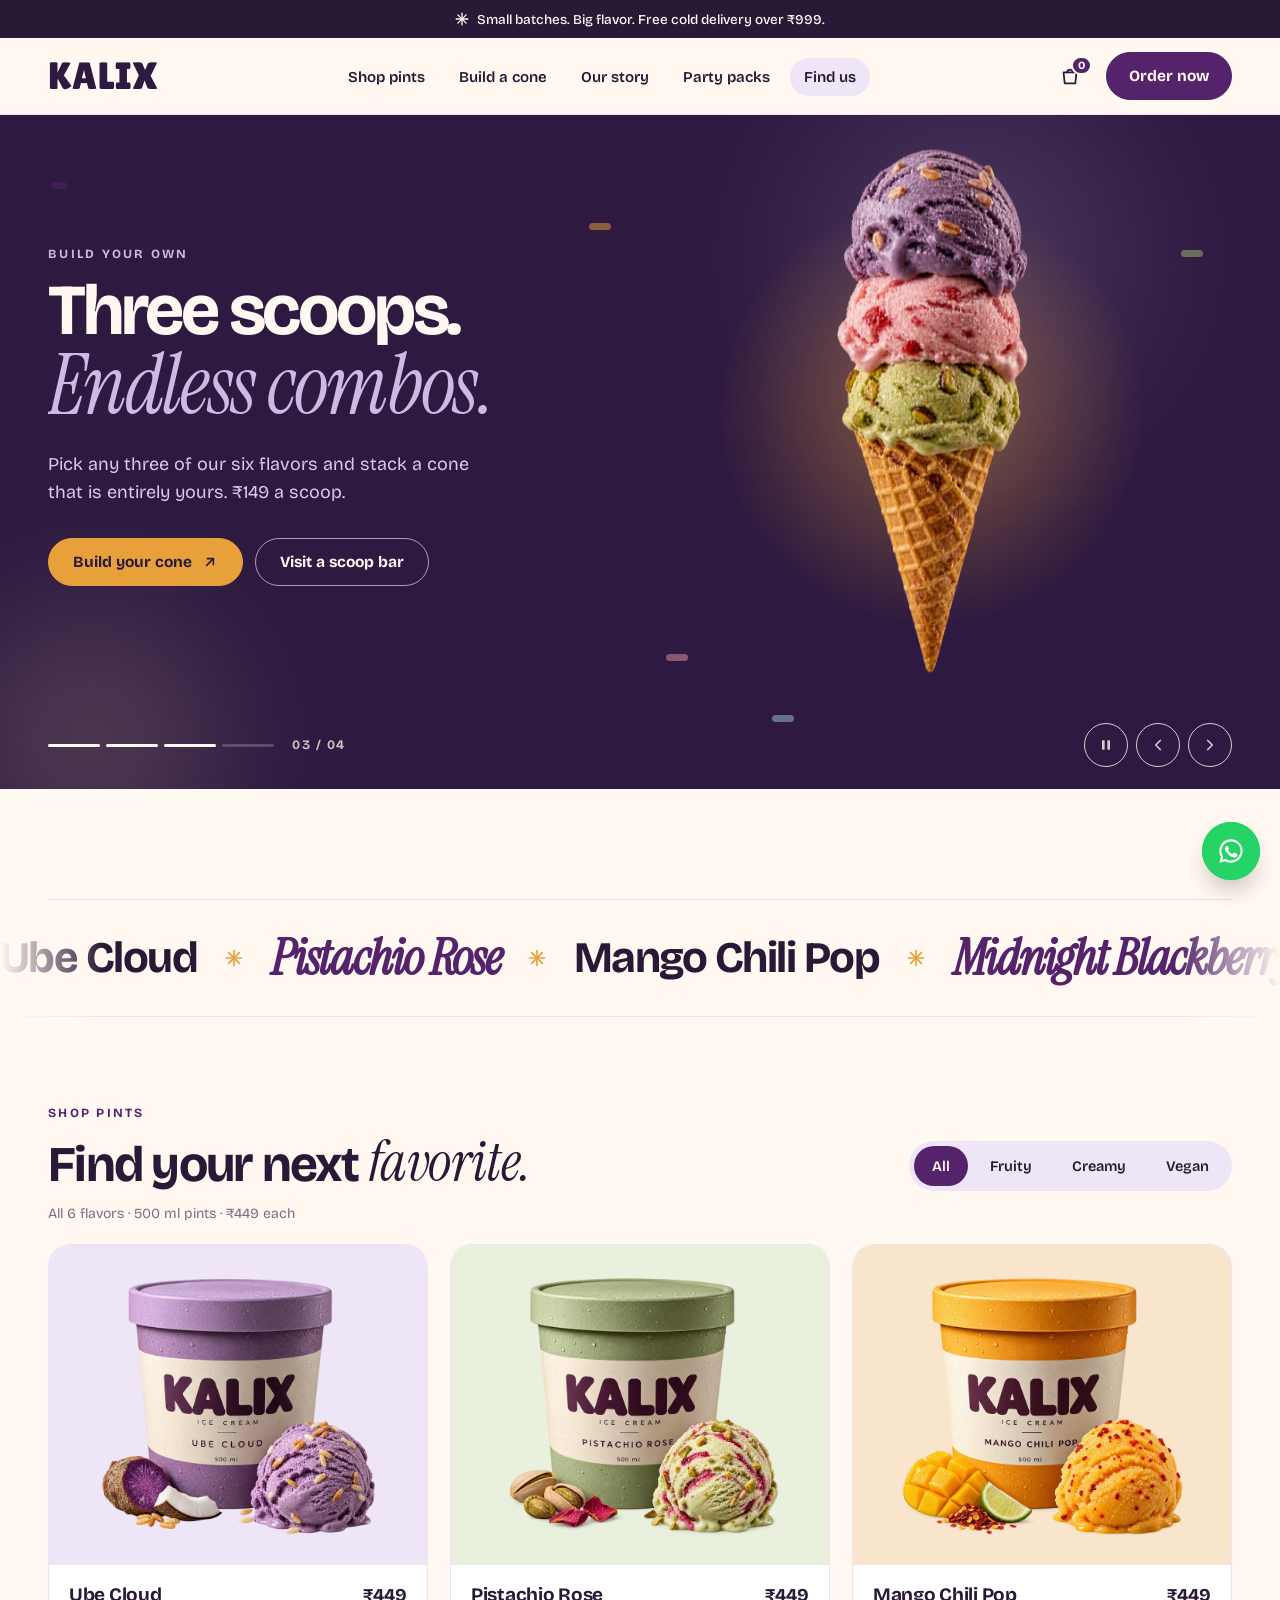
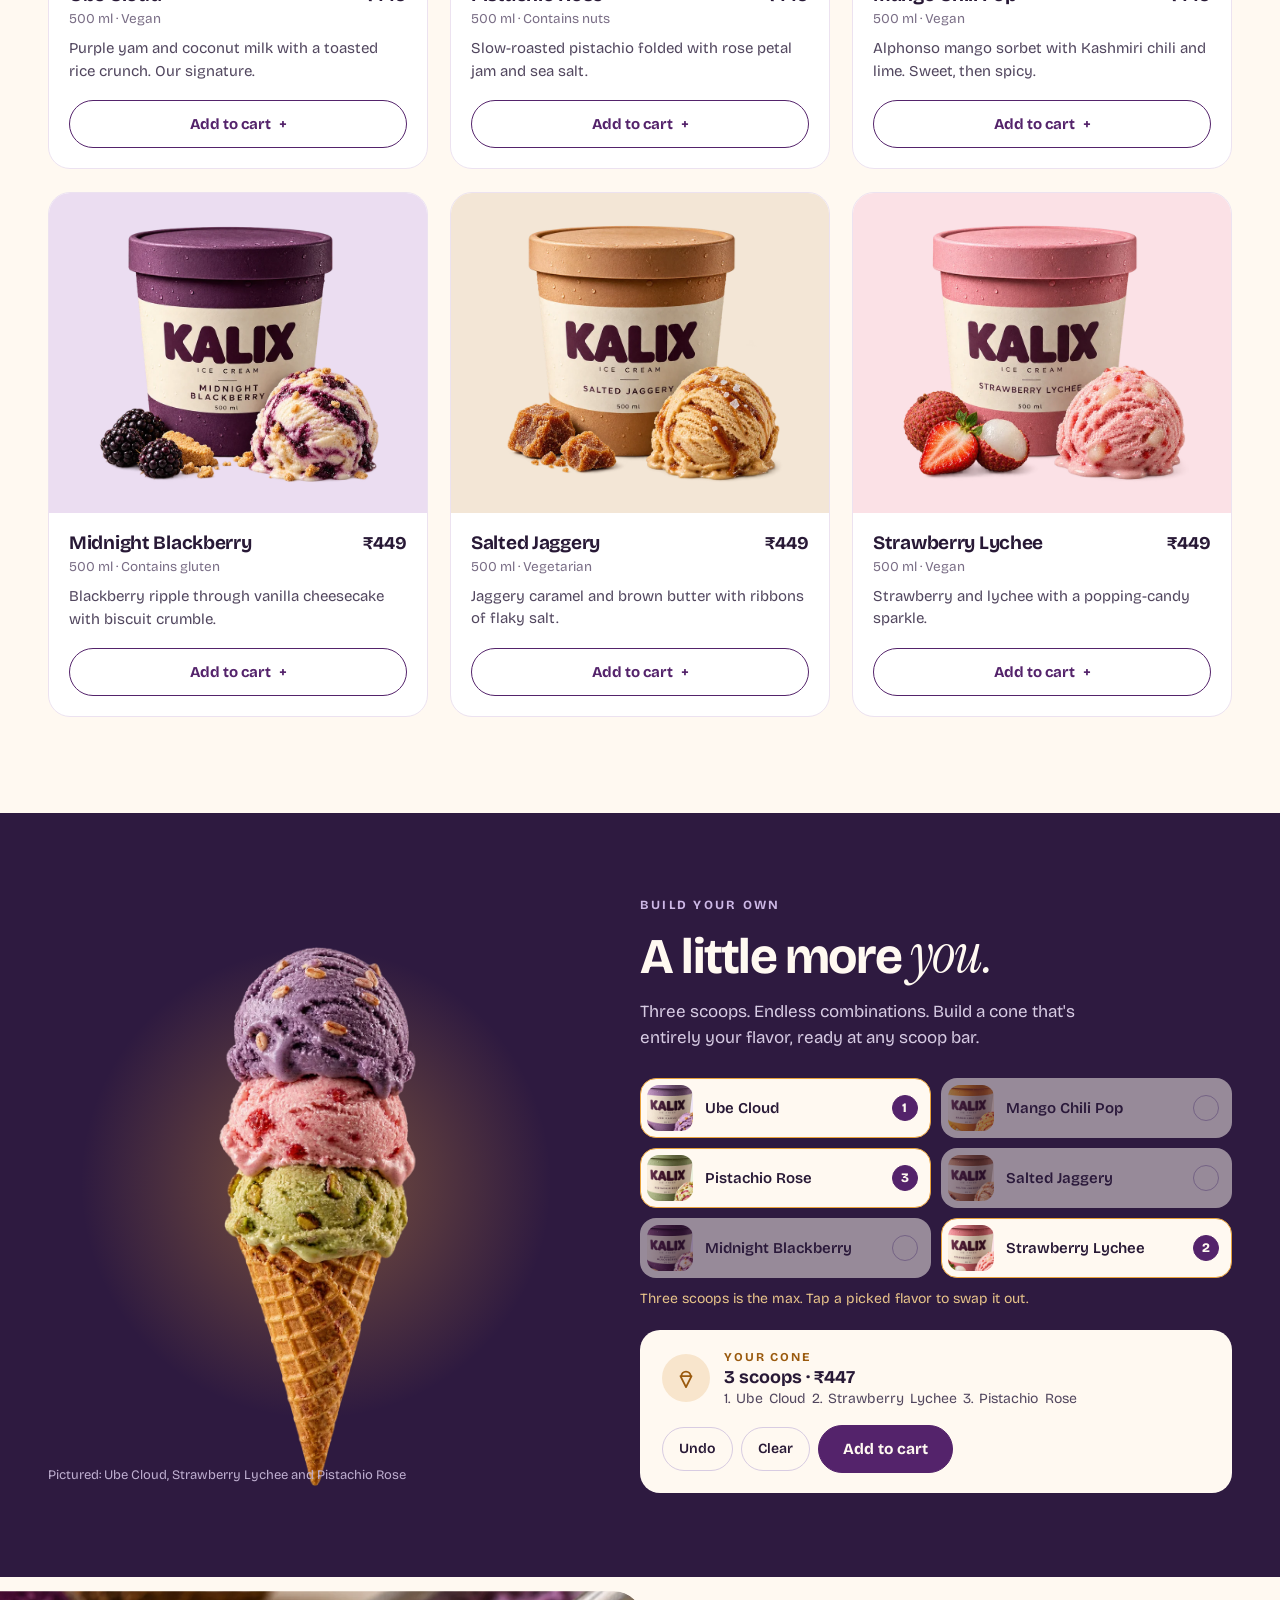
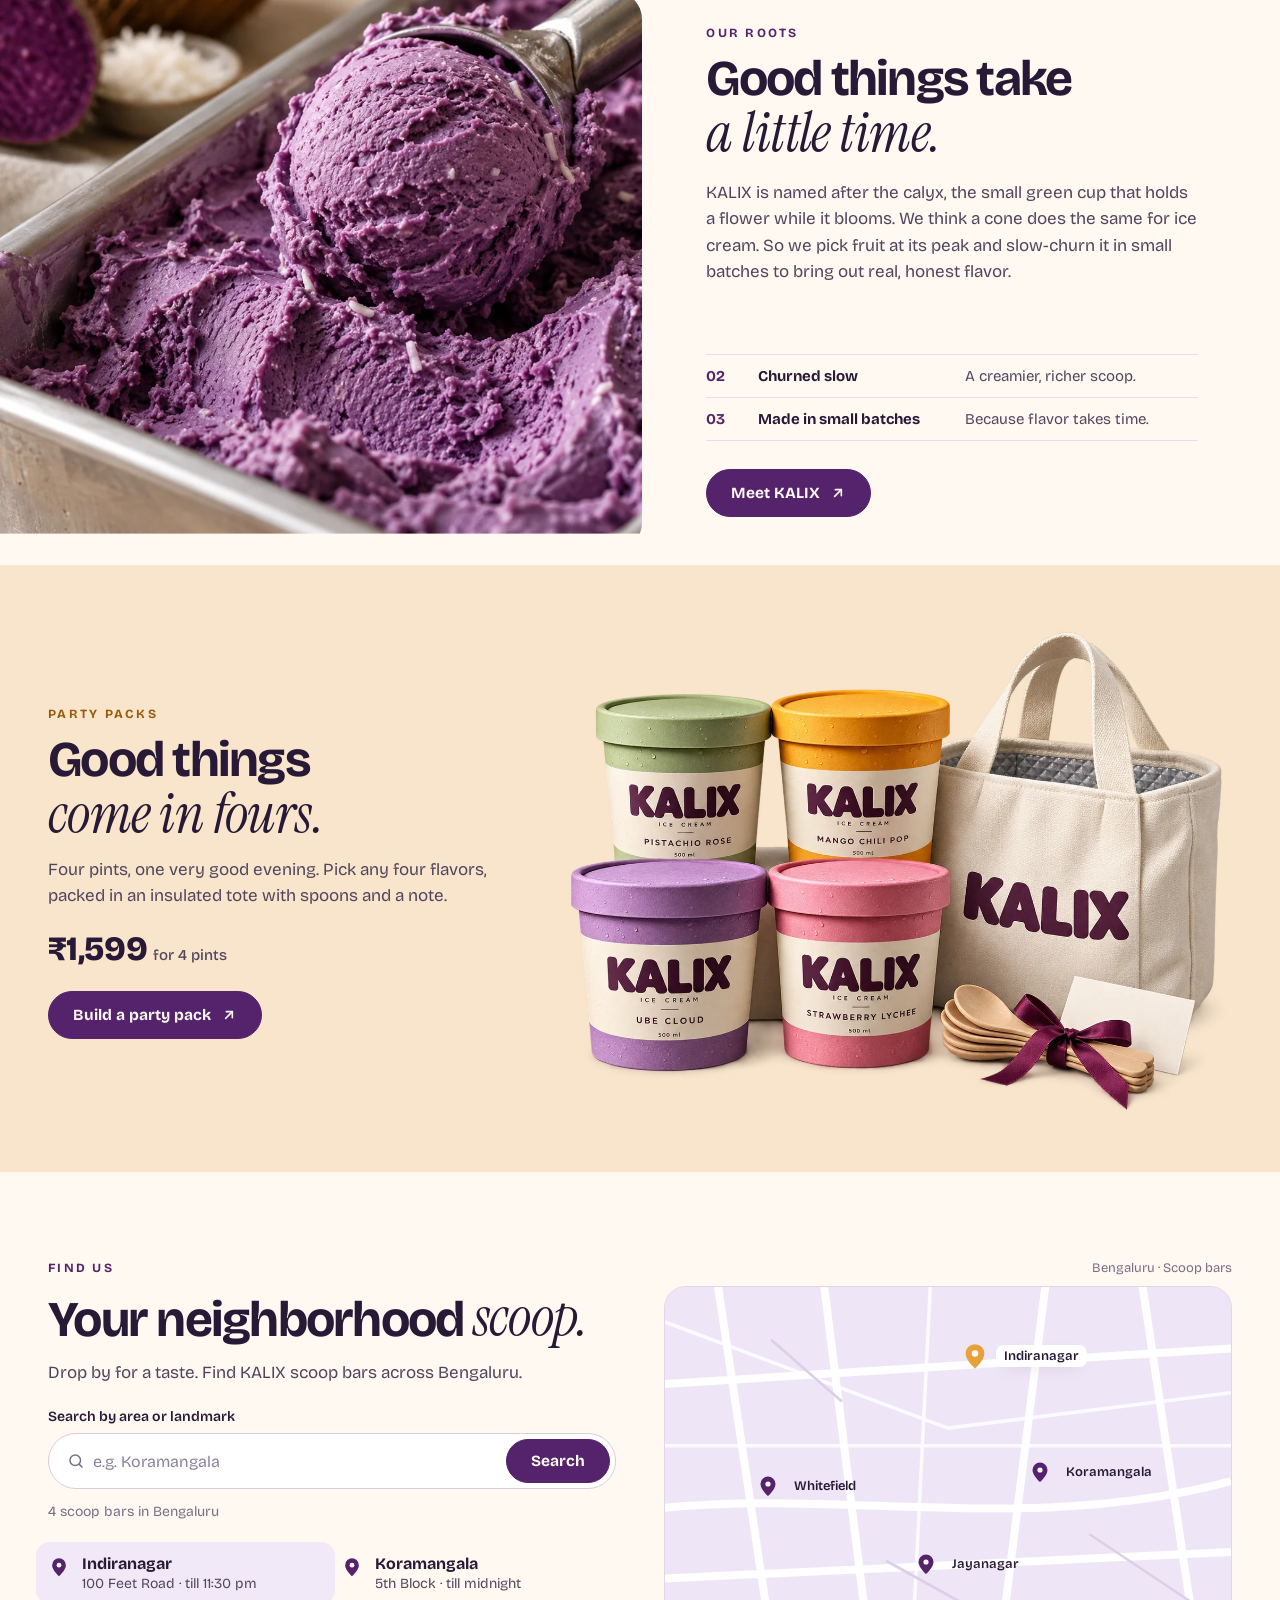
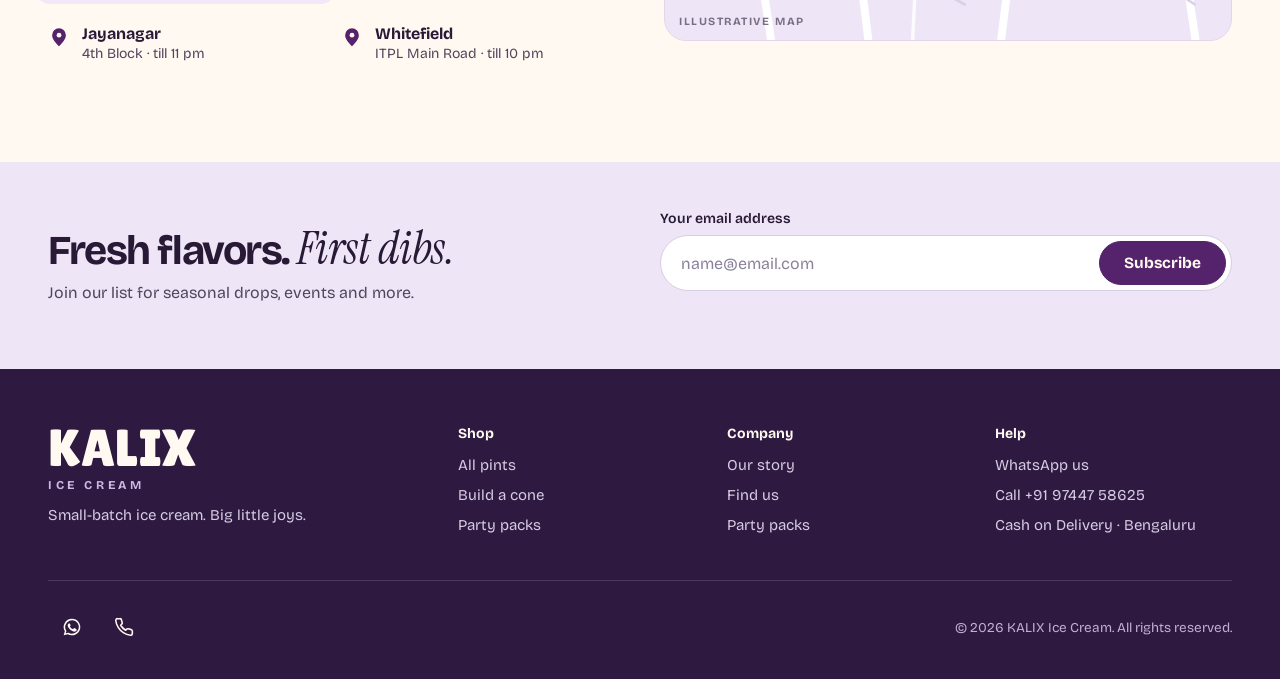
<file: index.html>
<!doctype html>
<html lang="en-IN">
<head>
  <meta charset="utf-8">
  <meta name="viewport" content="width=device-width, initial-scale=1, viewport-fit=cover">
  <title>KALIX Ice Cream — Small-batch ice cream from Bengaluru</title>
  <meta name="description" content="Real fruit, thoughtful craft and joyful flavors, slow-churned in small batches in Bengaluru. Shop 500 ml pints, build your own cone or order a party pack.">
  <meta name="theme-color" content="#EEE5F6">
  <meta name="color-scheme" content="light">
  <link rel="canonical" href="https://kalix.example/">

  <!-- Open Graph / social -->
  <meta property="og:type" content="website">
  <meta property="og:site_name" content="KALIX Ice Cream">
  <meta property="og:title" content="KALIX Ice Cream — Ice cream in full bloom">
  <meta property="og:description" content="Small-batch ice cream, slow-churned in Bengaluru. Free cold delivery over ₹999.">
  <meta property="og:url" content="https://kalix.example/">
  <meta property="og:image" content="https://kalix.example/assets/img/hero-ube-cloud.webp">
  <meta property="og:image:width" content="1200">
  <meta property="og:image:height" content="1200">
  <meta property="og:image:alt" content="Ube Cloud pint beside an ube and pistachio waffle cone.">
  <meta property="og:locale" content="en_IN">
  <meta name="twitter:card" content="summary_large_image">

  <!-- Icons / manifest -->
  <link rel="icon" href="favicon.svg" type="image/svg+xml">
  <link rel="apple-touch-icon" href="favicon.svg">
  <link rel="manifest" href="site.webmanifest">

  <!-- Fonts -->
  <link rel="preconnect" href="https://fonts.googleapis.com">
  <link rel="preconnect" href="https://fonts.gstatic.com" crossorigin>
  <link rel="stylesheet" href="https://fonts.googleapis.com/css2?family=Bricolage+Grotesque:opsz,wght@12..96,400;12..96,500;12..96,600;12..96,700;12..96,800&amp;family=Instrument+Serif:ital@0;1&amp;family=Lilita+One&amp;display=swap">

  <link rel="preload" as="image" href="assets/img/hero-ube-cloud.webp" fetchpriority="high">
  <link rel="stylesheet" href="css/styles.css">
  <link rel="stylesheet" href="css/motion.css">
  <script>document.documentElement.classList.add('js');</script>
  <script src="js/main.js" defer></script>

  <script type="application/ld+json">
  {
    "@context": "https://schema.org",
    "@type": "IceCreamShop",
    "name": "KALIX Ice Cream",
    "url": "https://kalix.example/",
    "image": "https://kalix.example/assets/img/hero-ube-cloud.webp",
    "description": "Small-batch ice cream, slow-churned in Bengaluru.",
    "priceRange": "₹₹",
    "telephone": "+91-9744758625",
    "paymentAccepted": "Cash",
    "servesCuisine": "Ice cream",
    "address": { "@type": "PostalAddress", "addressLocality": "Bengaluru", "addressRegion": "KA", "addressCountry": "IN" }
  }
  </script>
</head>
<body>
<a class="skip-link" href="#main">Skip to content</a>
<div class="progress" aria-hidden="true"><span data-progress></span></div>

<!-- ============ ANNOUNCEMENT + HEADER ============ -->
<div class="announce">
  <svg width="14" height="14" viewBox="0 0 24 24" fill="none" stroke="currentColor" stroke-width="2.2" stroke-linecap="round" aria-hidden="true"><path d="M12 2v20"/><path d="m4.9 4.9 14.2 14.2"/><path d="M2 12h20"/><path d="m19.1 4.9-14.2 14.2"/></svg>
  <span>Small batches. Big flavor. Free cold delivery over ₹999.</span>
</div>

<header class="header" id="top">
  <nav class="wrap nav" aria-label="Main">
    <a href="#top" class="logo" aria-label="KALIX home">KALIX</a>
    <ul class="nav-links">
      <li><a class="nav-link" href="#shop">Shop pints</a></li>
      <li><a class="nav-link" href="#build">Build a cone</a></li>
      <li><a class="nav-link" href="#story">Our story</a></li>
      <li><a class="nav-link" href="#party">Party packs</a></li>
      <li><a class="nav-link" href="#find">Find us</a></li>
    </ul>
    <div class="nav-actions">
      <button class="icon-btn" type="button" id="cart-open" aria-label="Cart, 0 items" aria-haspopup="dialog" aria-controls="cart">
        <svg width="22" height="22" viewBox="0 0 24 24" fill="none" stroke="currentColor" stroke-width="1.9" stroke-linecap="round" stroke-linejoin="round" aria-hidden="true"><path d="M5 8h14l-1.2 12H6.2L5 8Z"/><path d="M9 8a3 3 0 0 1 6 0"/></svg>
        <span class="cart-count" data-cart-count aria-hidden="true">0</span>
      </button>
      <a class="btn hide-sm" href="#shop">Order now</a>
      <button class="icon-btn menu-btn" type="button" aria-label="Open menu" aria-expanded="false" aria-controls="mobile-menu">
        <svg class="i-open" width="22" height="22" viewBox="0 0 24 24" fill="none" stroke="currentColor" stroke-width="2" stroke-linecap="round" aria-hidden="true"><path d="M4 7h16"/><path d="M4 12h16"/><path d="M4 17h16"/></svg>
        <svg class="i-close" width="22" height="22" viewBox="0 0 24 24" fill="none" stroke="currentColor" stroke-width="2" stroke-linecap="round" aria-hidden="true"><path d="M6 6l12 12"/><path d="M18 6 6 18"/></svg>
      </button>
    </div>
  </nav>
  <div class="wrap mobile-menu" id="mobile-menu" hidden>
    <a class="nav-link" href="#shop">Shop pints</a>
    <a class="nav-link" href="#build">Build a cone</a>
    <a class="nav-link" href="#story">Our story</a>
    <a class="nav-link" href="#party">Party packs</a>
    <a class="nav-link" href="#find">Find us</a>
    <a class="btn" href="#shop">Order now</a>
  </div>
</header>

<main id="main">
<!-- ============ HERO CAROUSEL ============ -->
<section class="hero" id="hero" aria-roledescription="carousel" aria-label="Featured at KALIX" data-carousel style="--hero-bg:#EEE5F6;--hero-ink:#281936">
  <div class="hero-deco" aria-hidden="true">
    <span class="blob blob--1"></span>
    <span class="blob blob--2"></span>
    <span class="sprinkle sprinkle--1"></span>
    <span class="sprinkle sprinkle--2"></span>
    <span class="sprinkle sprinkle--3"></span>
    <span class="sprinkle sprinkle--4"></span>
    <span class="sprinkle sprinkle--5"></span>
  </div>

  <div class="slides" data-slides aria-live="off">
    <!-- Slide 1: Ube Cloud -->
    <div class="slide is-active" role="group" aria-roledescription="slide" aria-label="1 of 4: Ube Cloud" data-bg="#EEE5F6" data-ink="#281936" style="--accent:#54236B">
      <div class="wrap hero-in">
        <div class="hero-copy">
          <p class="eyebrow intro" style="--d:.05s">Small-batch ice cream</p>
          <h1 id="hero-h" class="h1"><span class="h-line"><span class="intro-line" style="--d:.15s">Ice cream in</span></span><span class="h-line"><span class="serif intro-line" style="--d:.3s">full bloom.</span></span></h1>
          <p class="body hero-lede intro" style="--d:.45s">Real fruit, thoughtful craft and joyful flavors, slow-churned in small batches, from Bengaluru to your freezer.</p>
          <div class="ctas intro" style="--d:.6s">
            <a class="btn" href="#shop">Shop pints
              <svg width="16" height="16" viewBox="0 0 24 24" fill="none" stroke="currentColor" stroke-width="2.4" stroke-linecap="round" stroke-linejoin="round" aria-hidden="true"><path d="M7 17 17 7"/><path d="M8 7h9v9"/></svg>
            </a>
            <a class="btn btn--line" href="#find">Find a scoop bar</a>
          </div>
        </div>
        <div class="hero-img intro-img" data-parallax="0.08">
          <div class="hero-float">
            <img src="assets/img/hero-ube-cloud.webp" width="1200" height="1200" alt="Ube Cloud pint beside an ube and pistachio waffle cone." fetchpriority="high" decoding="async">
          </div>
          <p class="fotm intro" style="--d:.9s">Ube Cloud<span class="fotm-rule" aria-hidden="true"></span>Flavor of<br>the month</p>
        </div>
      </div>
    </div>

    <!-- Slide 2: Mango Chili Pop -->
    <div class="slide" role="group" aria-roledescription="slide" aria-label="2 of 4: Mango Chili Pop" data-bg="#F8E5CC" data-ink="#281936" style="--accent:#9A5A0E">
      <div class="wrap hero-in">
        <div class="hero-copy">
          <p class="eyebrow intro" style="--d:.05s">New this season</p>
          <h2 class="h1"><span class="h-line"><span class="intro-line" style="--d:.15s">Sweet, then</span></span><span class="h-line"><span class="serif intro-line" style="--d:.3s">spicy.</span></span></h2>
          <p class="body hero-lede intro" style="--d:.45s">Mango Chili Pop: Alphonso mango sorbet with Kashmiri chili and lime. Vegan, bright and a little bit wild.</p>
          <div class="ctas intro" style="--d:.6s">
            <button class="btn" type="button" data-hero-add="mango">Add to cart · ₹449</button>
            <a class="btn btn--line" href="#shop">See all flavors</a>
          </div>
        </div>
        <div class="hero-img intro-img" data-parallax="0.08">
          <div class="hero-float">
            <img src="assets/img/pint-mango-chili-pop.webp" width="760" height="760" alt="Mango Chili Pop pint with mango sorbet, lime and chili." loading="lazy" decoding="async">
          </div>
          <div class="sticker intro" style="--d:.8s" aria-hidden="true">
            <svg viewBox="0 0 100 100"><defs><path id="sticker-path-1" d="M50,50 m-36,0 a36,36 0 1,1 72,0 a36,36 0 1,1 -72,0"/></defs><text><textPath href="#sticker-path-1" textLength="222" lengthAdjust="spacing">NEW DROP • 100% VEGAN • SPICY •</textPath></text></svg>
            <span>New</span>
          </div>
        </div>
      </div>
    </div>

    <!-- Slide 3: Build a cone -->
    <div class="slide slide--dark" role="group" aria-roledescription="slide" aria-label="3 of 4: Build a cone" data-bg="#2E1A40" data-ink="#FFF9F1" style="--accent:#CDB8E6">
      <div class="wrap hero-in">
        <div class="hero-copy">
          <p class="eyebrow intro" style="--d:.05s">Build your own</p>
          <h2 class="h1"><span class="h-line"><span class="intro-line" style="--d:.15s">Three scoops.</span></span><span class="h-line"><span class="serif intro-line" style="--d:.3s">Endless combos.</span></span></h2>
          <p class="body hero-lede intro" style="--d:.45s">Pick any three of our six flavors and stack a cone that is entirely yours. ₹149 a scoop.</p>
          <div class="ctas intro" style="--d:.6s">
            <a class="btn btn--amber" href="#build">Build your cone
              <svg width="16" height="16" viewBox="0 0 24 24" fill="none" stroke="currentColor" stroke-width="2.4" stroke-linecap="round" stroke-linejoin="round" aria-hidden="true"><path d="M7 17 17 7"/><path d="M8 7h9v9"/></svg>
            </a>
            <a class="btn btn--line-light" href="#find">Visit a scoop bar</a>
          </div>
        </div>
        <div class="hero-img hero-img--glow intro-img" data-parallax="0.08">
          <div class="hero-float">
            <img src="assets/img/cone-three-scoops.webp" width="900" height="1350" alt="Waffle cone with pistachio, strawberry and ube scoops." loading="lazy" decoding="async">
          </div>
        </div>
      </div>
    </div>

    <!-- Slide 4: Party packs -->
    <div class="slide" role="group" aria-roledescription="slide" aria-label="4 of 4: Party packs" data-bg="#FBE1E6" data-ink="#281936" style="--accent:#9B2C52">
      <div class="wrap hero-in">
        <div class="hero-copy">
          <p class="eyebrow intro" style="--d:.05s">Party packs</p>
          <h2 class="h1"><span class="h-line"><span class="intro-line" style="--d:.15s">Good things</span></span><span class="h-line"><span class="serif intro-line" style="--d:.3s">come in fours.</span></span></h2>
          <p class="body hero-lede intro" style="--d:.45s">Four pints, one very good evening. Packed in an insulated tote with spoons and a note.</p>
          <div class="ctas intro" style="--d:.6s">
            <a class="btn" href="#party">Get a party pack
              <svg width="16" height="16" viewBox="0 0 24 24" fill="none" stroke="currentColor" stroke-width="2.4" stroke-linecap="round" stroke-linejoin="round" aria-hidden="true"><path d="M7 17 17 7"/><path d="M8 7h9v9"/></svg>
            </a>
            <a class="btn btn--line" href="#shop">Shop single pints</a>
          </div>
        </div>
        <div class="hero-img intro-img" data-parallax="0.08">
          <div class="hero-float">
            <img src="assets/img/party-pack.webp" width="1300" height="975" alt="Four KALIX pints with an insulated tote, wooden spoons and a gift card." loading="lazy" decoding="async">
          </div>
          <div class="price-tag intro" style="--d:.8s"><strong>₹1,599</strong><span>for 4 pints</span></div>
        </div>
      </div>
    </div>
  </div>

  <div class="hero-ui">
    <div class="wrap hero-ui-in">
      <div class="hero-dots" role="group" aria-label="Choose slide">
        <button class="hero-dot is-active" type="button" aria-label="Slide 1: Ube Cloud" aria-current="true"><span class="fill"></span></button>
        <button class="hero-dot" type="button" aria-label="Slide 2: Mango Chili Pop"><span class="fill"></span></button>
        <button class="hero-dot" type="button" aria-label="Slide 3: Build a cone"><span class="fill"></span></button>
        <button class="hero-dot" type="button" aria-label="Slide 4: Party packs"><span class="fill"></span></button>
      </div>
      <p class="hero-count" aria-hidden="true"><span data-hero-current>01</span> / 04</p>
      <div class="hero-arrows">
        <button class="hero-arrow" type="button" data-hero-pause aria-label="Pause slideshow">
          <svg class="i-pause" width="16" height="16" viewBox="0 0 24 24" fill="currentColor" aria-hidden="true"><rect x="6" y="5" width="4" height="14" rx="1"/><rect x="14" y="5" width="4" height="14" rx="1"/></svg>
          <svg class="i-play" width="16" height="16" viewBox="0 0 24 24" fill="currentColor" aria-hidden="true"><path d="M8 5.5v13a1 1 0 0 0 1.5.86l10.5-6.5a1 1 0 0 0 0-1.72L9.5 4.64A1 1 0 0 0 8 5.5Z"/></svg>
        </button>
        <button class="hero-arrow" type="button" data-hero-prev aria-label="Previous slide">
          <svg width="18" height="18" viewBox="0 0 24 24" fill="none" stroke="currentColor" stroke-width="2.2" stroke-linecap="round" stroke-linejoin="round" aria-hidden="true"><path d="M15 18l-6-6 6-6"/></svg>
        </button>
        <button class="hero-arrow" type="button" data-hero-next aria-label="Next slide">
          <svg width="18" height="18" viewBox="0 0 24 24" fill="none" stroke="currentColor" stroke-width="2.2" stroke-linecap="round" stroke-linejoin="round" aria-hidden="true"><path d="M9 18l6-6-6-6"/></svg>
        </button>
      </div>
    </div>
  </div>
</section>

<!-- ============ BENEFITS ============ -->
<section class="wrap" aria-label="Why KALIX">
  <ul class="benefits">
    <li class="benefit reveal" style="--i:0">
      <span class="bicon" style="background:var(--leaf)"><svg width="22" height="22" viewBox="0 0 24 24" fill="none" stroke="#4E7A2A" stroke-width="2" stroke-linecap="round" stroke-linejoin="round" aria-hidden="true"><path d="M5 19c0-8 6-14 14-14 0 8-6 14-14 14Z"/><path d="M5 19 13 11"/></svg></span>
      <span><span class="btitle">Real ingredients</span><span class="bsub">Whole fruit, real milk and nuts.</span></span>
    </li>
    <li class="benefit reveal" style="--i:1">
      <span class="bicon" style="background:var(--lilac-100)"><svg width="22" height="22" viewBox="0 0 24 24" fill="none" stroke="#54236B" stroke-width="2" stroke-linecap="round" stroke-linejoin="round" aria-hidden="true"><path d="M12 12a2 2 0 1 1 2-2 4 4 0 1 1-4 4 6 6 0 1 1 6 6"/></svg></span>
      <span><span class="btitle">Slow churned</span><span class="bsub">Less air, more ice cream.</span></span>
    </li>
    <li class="benefit reveal" style="--i:2">
      <span class="bicon" style="background:var(--sky)"><svg width="22" height="22" viewBox="0 0 24 24" fill="none" stroke="#24628A" stroke-width="2" stroke-linecap="round" aria-hidden="true"><path d="M12 2v20"/><path d="m4.9 4.9 14.2 14.2"/><path d="M2 12h20"/><path d="m19.1 4.9-14.2 14.2"/></svg></span>
      <span><span class="btitle">Delivered frozen</span><span class="bsub">Insulated boxes, every order.</span></span>
    </li>
    <li class="benefit reveal" style="--i:3">
      <span class="bicon" style="background:var(--peach)"><svg width="22" height="22" viewBox="0 0 24 24" fill="none" stroke="#9A5A0E" stroke-width="2" stroke-linecap="round" stroke-linejoin="round" aria-hidden="true"><path d="M20 12v9H4v-9"/><path d="M2 7h20v5H2z"/><path d="M12 21V7"/><path d="M12 7H8a2.5 2.5 0 1 1 0-5c3 0 4 5 4 5Z"/><path d="M12 7h4a2.5 2.5 0 1 0 0-5c-3 0-4 5-4 5Z"/></svg></span>
      <span><span class="btitle">Made to share</span><span class="bsub">Party packs for any occasion.</span></span>
    </li>
  </ul>
</section>

<!-- ============ FLAVOR TICKER ============ -->
<div class="marquee" aria-hidden="true">
  <div class="marquee-track">
    <div class="marquee-group"><span class="mq-item">Ube Cloud</span><svg width="18" height="18" viewBox="0 0 24 24" fill="none" stroke="currentColor" stroke-width="2.2" stroke-linecap="round" aria-hidden="true"><path d="M12 2v20"/><path d="m4.9 4.9 14.2 14.2"/><path d="M2 12h20"/><path d="m19.1 4.9-14.2 14.2"/></svg><span class="mq-item serif">Pistachio Rose</span><svg width="18" height="18" viewBox="0 0 24 24" fill="none" stroke="currentColor" stroke-width="2.2" stroke-linecap="round" aria-hidden="true"><path d="M12 2v20"/><path d="m4.9 4.9 14.2 14.2"/><path d="M2 12h20"/><path d="m19.1 4.9-14.2 14.2"/></svg><span class="mq-item">Mango Chili Pop</span><svg width="18" height="18" viewBox="0 0 24 24" fill="none" stroke="currentColor" stroke-width="2.2" stroke-linecap="round" aria-hidden="true"><path d="M12 2v20"/><path d="m4.9 4.9 14.2 14.2"/><path d="M2 12h20"/><path d="m19.1 4.9-14.2 14.2"/></svg><span class="mq-item serif">Midnight Blackberry</span><svg width="18" height="18" viewBox="0 0 24 24" fill="none" stroke="currentColor" stroke-width="2.2" stroke-linecap="round" aria-hidden="true"><path d="M12 2v20"/><path d="m4.9 4.9 14.2 14.2"/><path d="M2 12h20"/><path d="m19.1 4.9-14.2 14.2"/></svg><span class="mq-item">Salted Jaggery</span><svg width="18" height="18" viewBox="0 0 24 24" fill="none" stroke="currentColor" stroke-width="2.2" stroke-linecap="round" aria-hidden="true"><path d="M12 2v20"/><path d="m4.9 4.9 14.2 14.2"/><path d="M2 12h20"/><path d="m19.1 4.9-14.2 14.2"/></svg><span class="mq-item serif">Strawberry Lychee</span><svg width="18" height="18" viewBox="0 0 24 24" fill="none" stroke="currentColor" stroke-width="2.2" stroke-linecap="round" aria-hidden="true"><path d="M12 2v20"/><path d="m4.9 4.9 14.2 14.2"/><path d="M2 12h20"/><path d="m19.1 4.9-14.2 14.2"/></svg></div>
    <div class="marquee-group"><span class="mq-item">Ube Cloud</span><svg width="18" height="18" viewBox="0 0 24 24" fill="none" stroke="currentColor" stroke-width="2.2" stroke-linecap="round" aria-hidden="true"><path d="M12 2v20"/><path d="m4.9 4.9 14.2 14.2"/><path d="M2 12h20"/><path d="m19.1 4.9-14.2 14.2"/></svg><span class="mq-item serif">Pistachio Rose</span><svg width="18" height="18" viewBox="0 0 24 24" fill="none" stroke="currentColor" stroke-width="2.2" stroke-linecap="round" aria-hidden="true"><path d="M12 2v20"/><path d="m4.9 4.9 14.2 14.2"/><path d="M2 12h20"/><path d="m19.1 4.9-14.2 14.2"/></svg><span class="mq-item">Mango Chili Pop</span><svg width="18" height="18" viewBox="0 0 24 24" fill="none" stroke="currentColor" stroke-width="2.2" stroke-linecap="round" aria-hidden="true"><path d="M12 2v20"/><path d="m4.9 4.9 14.2 14.2"/><path d="M2 12h20"/><path d="m19.1 4.9-14.2 14.2"/></svg><span class="mq-item serif">Midnight Blackberry</span><svg width="18" height="18" viewBox="0 0 24 24" fill="none" stroke="currentColor" stroke-width="2.2" stroke-linecap="round" aria-hidden="true"><path d="M12 2v20"/><path d="m4.9 4.9 14.2 14.2"/><path d="M2 12h20"/><path d="m19.1 4.9-14.2 14.2"/></svg><span class="mq-item">Salted Jaggery</span><svg width="18" height="18" viewBox="0 0 24 24" fill="none" stroke="currentColor" stroke-width="2.2" stroke-linecap="round" aria-hidden="true"><path d="M12 2v20"/><path d="m4.9 4.9 14.2 14.2"/><path d="M2 12h20"/><path d="m19.1 4.9-14.2 14.2"/></svg><span class="mq-item serif">Strawberry Lychee</span><svg width="18" height="18" viewBox="0 0 24 24" fill="none" stroke="currentColor" stroke-width="2.2" stroke-linecap="round" aria-hidden="true"><path d="M12 2v20"/><path d="m4.9 4.9 14.2 14.2"/><path d="M2 12h20"/><path d="m19.1 4.9-14.2 14.2"/></svg></div>
  </div>
</div>

<!-- ============ SHOP ============ -->
<section id="shop" class="wrap shop" aria-labelledby="shop-h">
  <div class="head reveal">
    <div>
      <p class="eyebrow">Shop pints</p>
      <h2 id="shop-h" class="h2">Find your next <span class="serif">favorite.</span></h2>
    </div>
    <div class="tabs" role="group" aria-label="Filter flavors">
      <button class="tab" type="button" data-filter="all" aria-pressed="true">All</button>
      <button class="tab" type="button" data-filter="fruity" aria-pressed="false">Fruity</button>
      <button class="tab" type="button" data-filter="creamy" aria-pressed="false">Creamy</button>
      <button class="tab" type="button" data-filter="vegan" aria-pressed="false">Vegan</button>
    </div>
  </div>
  <p class="note" role="status" data-filter-note>All 6 flavors · 500 ml pints · ₹449 each</p>

  <ul class="grid">
    <li><article class="card reveal" style="--i:0" data-product="ube" data-cats="creamy vegan">
      <div class="card-art" style="background:var(--lilac-100)"><img src="assets/img/pint-ube-cloud.webp" width="760" height="760" loading="lazy" decoding="async" alt="Ube Cloud pint with purple yam ice cream, toasted rice and coconut."></div>
      <div class="card-body">
        <div class="card-top"><h3 class="card-name">Ube Cloud</h3><p class="card-price">₹449</p></div>
        <p class="card-meta">500 ml · Vegan</p>
        <p class="card-desc">Purple yam and coconut milk with a toasted rice crunch. Our signature.</p>
        <div class="card-act"></div>
      </div>
    </article></li>
    <li><article class="card reveal" style="--i:1" data-product="pistachio" data-cats="creamy">
      <div class="card-art" style="background:var(--sage)"><img src="assets/img/pint-pistachio-rose.webp" width="760" height="760" loading="lazy" decoding="async" alt="Pistachio Rose pint with pistachio ice cream and rose jam ribbons."></div>
      <div class="card-body">
        <div class="card-top"><h3 class="card-name">Pistachio Rose</h3><p class="card-price">₹449</p></div>
        <p class="card-meta">500 ml · Contains nuts</p>
        <p class="card-desc">Slow-roasted pistachio folded with rose petal jam and sea salt.</p>
        <div class="card-act"></div>
      </div>
    </article></li>
    <li><article class="card reveal" style="--i:2" data-product="mango" data-cats="fruity vegan">
      <div class="card-art" style="background:var(--peach)"><img src="assets/img/pint-mango-chili-pop.webp" width="760" height="760" loading="lazy" decoding="async" alt="Mango Chili Pop pint with mango sorbet, lime and chili."></div>
      <div class="card-body">
        <div class="card-top"><h3 class="card-name">Mango Chili Pop</h3><p class="card-price">₹449</p></div>
        <p class="card-meta">500 ml · Vegan</p>
        <p class="card-desc">Alphonso mango sorbet with Kashmiri chili and lime. Sweet, then spicy.</p>
        <div class="card-act"></div>
      </div>
    </article></li>
    <li><article class="card reveal" style="--i:0" data-product="blackberry" data-cats="fruity creamy">
      <div class="card-art" style="background:var(--lilac-200)"><img src="assets/img/pint-midnight-blackberry.webp" width="760" height="760" loading="lazy" decoding="async" alt="Midnight Blackberry pint with vanilla cheesecake ice cream, blackberry ripple and biscuit crumbs."></div>
      <div class="card-body">
        <div class="card-top"><h3 class="card-name">Midnight Blackberry</h3><p class="card-price">₹449</p></div>
        <p class="card-meta">500 ml · Contains gluten</p>
        <p class="card-desc">Blackberry ripple through vanilla cheesecake with biscuit crumble.</p>
        <div class="card-act"></div>
      </div>
    </article></li>
    <li><article class="card reveal" style="--i:1" data-product="jaggery" data-cats="creamy">
      <div class="card-art" style="background:var(--sand)"><img src="assets/img/pint-salted-jaggery.webp" width="760" height="760" loading="lazy" decoding="async" alt="Salted Jaggery pint with caramel ice cream, jaggery pieces and salt flakes."></div>
      <div class="card-body">
        <div class="card-top"><h3 class="card-name">Salted Jaggery</h3><p class="card-price">₹449</p></div>
        <p class="card-meta">500 ml · Vegetarian</p>
        <p class="card-desc">Jaggery caramel and brown butter with ribbons of flaky salt.</p>
        <div class="card-act"></div>
      </div>
    </article></li>
    <li><article class="card reveal" style="--i:2" data-product="strawberry" data-cats="fruity vegan">
      <div class="card-art" style="background:var(--rose)"><img src="assets/img/pint-strawberry-lychee.webp" width="760" height="760" loading="lazy" decoding="async" alt="Strawberry Lychee pint with pink sorbet, strawberry and lychee fruit."></div>
      <div class="card-body">
        <div class="card-top"><h3 class="card-name">Strawberry Lychee</h3><p class="card-price">₹449</p></div>
        <p class="card-meta">500 ml · Vegan</p>
        <p class="card-desc">Strawberry and lychee with a popping-candy sparkle.</p>
        <div class="card-act"></div>
      </div>
    </article></li>
  </ul>
</section>

<!-- ============ BUILD A CONE ============ -->
<section id="build" class="build" aria-labelledby="build-h">
  <div class="wrap build-in">
    <figure class="cone reveal-zoom">
      <img data-parallax="-0.06" src="assets/img/cone-three-scoops.webp" width="900" height="1350" loading="lazy" decoding="async" alt="Waffle cone with pistachio, strawberry and ube scoops.">
      <figcaption class="caption">Pictured: Ube Cloud, Strawberry Lychee and Pistachio Rose</figcaption>
    </figure>
    <div class="build-side">
      <div class="build-copy reveal">
        <p class="eyebrow">Build your own</p>
        <h2 id="build-h" class="h2">A little more <span class="serif">you.</span></h2>
        <p class="build-lede">Three scoops. Endless combinations. Build a cone that's entirely your flavor, ready at any scoop bar.</p>
      </div>
      <div class="build-ui">
        <div class="flavors" role="group" aria-label="Choose up to three scoops" data-flavors></div>
        <p class="limit-note" role="status" data-limit-note></p>

        <div class="summary">
          <div class="summary-main">
            <span class="summary-icon">
              <svg width="22" height="22" viewBox="0 0 24 24" fill="none" stroke="#9A5A0E" stroke-width="2" stroke-linecap="round" stroke-linejoin="round" aria-hidden="true"><path d="M7 10a5 5 0 0 1 10 0"/><path d="M6 10h12l-6 12Z"/></svg>
            </span>
            <div style="min-width:0">
              <p class="summary-kicker">Your cone</p>
              <p class="summary-head" data-cone-head>No scoops yet</p>
              <p class="summary-names" data-cone-names>Pick up to three flavors.</p>
            </div>
          </div>
          <div class="summary-actions">
            <button class="ghost" type="button" data-cone-undo disabled>Undo</button>
            <button class="ghost" type="button" data-cone-clear disabled>Clear</button>
            <button class="btn" type="button" data-cone-add disabled>Add to cart</button>
          </div>
          <p class="cone-added" role="status" data-cone-added hidden></p>
        </div>
      </div>
    </div>
  </div>
</section>

<!-- ============ STORY ============ -->
<section id="story" aria-labelledby="story-h">
  <div class="story">
    <figure class="story-img reveal-clip">
      <img data-parallax="0.1" class="parallax-img" src="assets/img/story-scoop.webp" width="1400" height="1050" loading="lazy" decoding="async" alt="A metal scoop lifting ube ice cream from a small-batch gelato pan.">
    </figure>
    <div class="story-copy reveal">
      <p class="eyebrow">Our roots</p>
      <h2 id="story-h" class="h2">Good things take<br><span class="serif">a little time.</span></h2>
      <p class="body">KALIX is named after the calyx, the small green cup that holds a flower while it blooms. We think a cone does the same for ice cream. So we pick fruit at its peak and slow-churn it in small batches to bring out real, honest flavor.</p>
      <ol class="steps">
        <li class="reveal" style="--i:0"><span class="step-n">01</span><span class="step-t">Picked at peak</span><span class="step-d">Fruit at its freshest, always.</span></li>
        <li class="reveal" style="--i:1"><span class="step-n">02</span><span class="step-t">Churned slow</span><span class="step-d">A creamier, richer scoop.</span></li>
        <li class="reveal" style="--i:2"><span class="step-n">03</span><span class="step-t">Made in small batches</span><span class="step-d">Because flavor takes time.</span></li>
      </ol>
      <a class="btn" href="#find">Meet KALIX
        <svg width="16" height="16" viewBox="0 0 24 24" fill="none" stroke="currentColor" stroke-width="2.4" stroke-linecap="round" stroke-linejoin="round" aria-hidden="true"><path d="M7 17 17 7"/><path d="M8 7h9v9"/></svg>
      </a>
    </div>
  </div>
</section>

<!-- ============ PARTY PACK ============ -->
<section id="party" class="party" aria-labelledby="party-h">
  <div class="wrap party-in">
    <div class="party-cta reveal">
      <p class="eyebrow">Party packs</p>
      <h2 id="party-h" class="h2">Good things<br><span class="serif">come in fours.</span></h2>
      <p class="body">Four pints, one very good evening. Pick any four flavors, packed in an insulated tote with spoons and a note.</p>
      <p class="party-price">₹1,599 <small>for 4 pints</small></p>
      <a class="btn" href="#shop">Build a party pack
        <svg width="16" height="16" viewBox="0 0 24 24" fill="none" stroke="currentColor" stroke-width="2.4" stroke-linecap="round" stroke-linejoin="round" aria-hidden="true"><path d="M7 17 17 7"/><path d="M8 7h9v9"/></svg>
      </a>
    </div>
    <figure class="party-img reveal-zoom">
      <img src="assets/img/party-pack.webp" width="1300" height="975" loading="lazy" decoding="async" alt="Four KALIX pints with an insulated tote, wooden spoons and a gift card.">
    </figure>
  </div>
</section>

<!-- ============ FIND US ============ -->
<section id="find" class="wrap find" aria-labelledby="find-h">
  <div class="find-in">
    <div class="reveal">
      <p class="eyebrow">Find us</p>
      <h2 id="find-h" class="h2">Your neighborhood <span class="serif">scoop.</span></h2>
      <p class="body">Drop by for a taste. Find KALIX scoop bars across Bengaluru.</p>
      <form role="search" data-find-form>
        <label class="label" for="where">Search by area or landmark</label>
        <div class="field">
          <svg width="18" height="18" viewBox="0 0 24 24" fill="none" stroke="#7A6E86" stroke-width="2" stroke-linecap="round" aria-hidden="true"><circle cx="11" cy="11" r="7"/><path d="m20 20-3.5-3.5"/></svg>
          <input id="where" class="input" type="search" name="q" placeholder="e.g. Koramangala" autocomplete="off">
          <button type="submit" class="btn btn--sm">Search</button>
        </div>
      </form>
      <p class="note" role="status" data-store-note>4 scoop bars in Bengaluru</p>
      <ul class="stores" data-stores>
        <li data-store="indiranagar" data-x="54" data-y="24"><button class="store" type="button" aria-pressed="true">
          <svg width="22" height="22" viewBox="0 0 24 24" fill="#54236B" aria-hidden="true"><path d="M12 22s-7.5-6.6-7.5-12a7.5 7.5 0 0 1 15 0c0 5.4-7.5 12-7.5 12Z"/><circle cx="12" cy="10" r="2.6" fill="#FFF9F1"/></svg>
          <span><span class="store-name">Indiranagar</span><span class="store-sub"><span data-area>100 Feet Road</span> · till 11:30 pm</span></span>
        </button></li>
        <li data-store="koramangala" data-x="66" data-y="56"><button class="store" type="button" aria-pressed="false">
          <svg width="22" height="22" viewBox="0 0 24 24" fill="#54236B" aria-hidden="true"><path d="M12 22s-7.5-6.6-7.5-12a7.5 7.5 0 0 1 15 0c0 5.4-7.5 12-7.5 12Z"/><circle cx="12" cy="10" r="2.6" fill="#FFF9F1"/></svg>
          <span><span class="store-name">Koramangala</span><span class="store-sub"><span data-area>5th Block</span> · till midnight</span></span>
        </button></li>
        <li data-store="jayanagar" data-x="46" data-y="82"><button class="store" type="button" aria-pressed="false">
          <svg width="22" height="22" viewBox="0 0 24 24" fill="#54236B" aria-hidden="true"><path d="M12 22s-7.5-6.6-7.5-12a7.5 7.5 0 0 1 15 0c0 5.4-7.5 12-7.5 12Z"/><circle cx="12" cy="10" r="2.6" fill="#FFF9F1"/></svg>
          <span><span class="store-name">Jayanagar</span><span class="store-sub"><span data-area>4th Block</span> · till 11 pm</span></span>
        </button></li>
        <li data-store="whitefield" data-x="18" data-y="60"><button class="store" type="button" aria-pressed="false">
          <svg width="22" height="22" viewBox="0 0 24 24" fill="#54236B" aria-hidden="true"><path d="M12 22s-7.5-6.6-7.5-12a7.5 7.5 0 0 1 15 0c0 5.4-7.5 12-7.5 12Z"/><circle cx="12" cy="10" r="2.6" fill="#FFF9F1"/></svg>
          <span><span class="store-name">Whitefield</span><span class="store-sub"><span data-area>ITPL Main Road</span> · till 10 pm</span></span>
        </button></li>
      </ul>
    </div>
    <div class="reveal">
      <p class="map-kicker">Bengaluru · Scoop bars</p>
      <div class="map map-anim" role="img" aria-label="Map of four KALIX scoop bars in Bengaluru. Selected: Indiranagar, 100 Feet Road" data-map>
        <svg viewBox="0 0 640 400" preserveAspectRatio="xMidYMid slice" aria-hidden="true">
          <rect width="640" height="400" fill="#EEE5F6"/>
          <path d="M0 110 L640 70 M0 250 C200 230 420 280 640 220 M180 0 L230 400 M430 0 L380 400 M0 330 L640 300 M60 0 L120 400 M540 0 L600 400" stroke="#FFFFFF" stroke-width="9" fill="none"/>
          <path d="M0 40 L320 160 L640 120 M300 0 L280 400 M0 180 H640" stroke="#FFFFFF" stroke-width="4" fill="none" opacity=".8"/>
          <path d="M120 60 L200 130 M480 280 L600 360 M250 310 L340 360" stroke="#DCCFEA" stroke-width="3" fill="none"/>
        </svg>
        <span class="pin is-active" data-pin="indiranagar" style="--i:0;left:54%;top:24%"><svg viewBox="0 0 24 24" aria-hidden="true"><path d="M12 22s-7.5-6.6-7.5-12a7.5 7.5 0 0 1 15 0c0 5.4-7.5 12-7.5 12Z"/><circle cx="12" cy="10" r="2.6" fill="#FFF9F1"/></svg><span class="pin-label">Indiranagar</span></span>
        <span class="pin" data-pin="koramangala" style="--i:1;left:66%;top:56%"><svg viewBox="0 0 24 24" aria-hidden="true"><path d="M12 22s-7.5-6.6-7.5-12a7.5 7.5 0 0 1 15 0c0 5.4-7.5 12-7.5 12Z"/><circle cx="12" cy="10" r="2.6" fill="#FFF9F1"/></svg><span class="pin-label">Koramangala</span></span>
        <span class="pin" data-pin="jayanagar" style="--i:2;left:46%;top:82%"><svg viewBox="0 0 24 24" aria-hidden="true"><path d="M12 22s-7.5-6.6-7.5-12a7.5 7.5 0 0 1 15 0c0 5.4-7.5 12-7.5 12Z"/><circle cx="12" cy="10" r="2.6" fill="#FFF9F1"/></svg><span class="pin-label">Jayanagar</span></span>
        <span class="pin" data-pin="whitefield" style="--i:3;left:18%;top:60%"><svg viewBox="0 0 24 24" aria-hidden="true"><path d="M12 22s-7.5-6.6-7.5-12a7.5 7.5 0 0 1 15 0c0 5.4-7.5 12-7.5 12Z"/><circle cx="12" cy="10" r="2.6" fill="#FFF9F1"/></svg><span class="pin-label">Whitefield</span></span>
        <span class="map-tag" aria-hidden="true">Illustrative map</span>
      </div>
    </div>
  </div>
</section>

<!-- ============ NEWSLETTER ============ -->
<section class="news" aria-labelledby="news-h">
  <div class="wrap news-in">
    <div class="reveal">
      <h2 id="news-h" class="h2">Fresh flavors. <span class="serif">First dibs.</span></h2>
      <p class="body">Join our list for seasonal drops, events and more.</p>
    </div>
    <div class="reveal">
      <form data-news-form novalidate>
        <label class="label" for="email">Your email address</label>
        <div class="field news-form">
          <input id="email" class="input" type="email" name="email" placeholder="name@email.com" autocomplete="email" required aria-describedby="news-note">
          <button type="submit" class="btn btn--sm">Subscribe</button>
        </div>
      </form>
      <p class="news-note" id="news-note" role="status" data-news-note></p>
    </div>
  </div>
</section>
</main>

<!-- ============ FOOTER ============ -->
<footer class="foot">
  <div class="wrap foot-in">
    <div class="foot-grid">
      <div class="foot-brand">
        <a href="#top" class="logo">KALIX</a>
        <p class="foot-kicker">ICE CREAM</p>
        <p class="foot-tag">Small-batch ice cream. Big little joys.</p>
      </div>
      <nav aria-label="Shop">
        <p class="foot-h">Shop</p>
        <ul class="foot-list">
          <li><a class="foot-link" href="#shop">All pints</a></li>
          <li><a class="foot-link" href="#build">Build a cone</a></li>
          <li><a class="foot-link" href="#party">Party packs</a></li>
        </ul>
      </nav>
      <nav aria-label="Company">
        <p class="foot-h">Company</p>
        <ul class="foot-list">
          <li><a class="foot-link" href="#story">Our story</a></li>
          <li><a class="foot-link" href="#find">Find us</a></li>
          <li><a class="foot-link" href="#party">Party packs</a></li>
        </ul>
      </nav>
      <nav aria-label="Help">
        <p class="foot-h">Help</p>
        <ul class="foot-list">
          <li><a class="foot-link" href="https://wa.me/919744758625?text=Hi%20KALIX!%20I%20have%20a%20question." target="_blank" rel="noopener">WhatsApp us</a></li>
          <li><a class="foot-link" href="tel:+919744758625">Call +91 97447 58625</a></li>
                    <li><a class="foot-link" href="#shop">Cash on Delivery · Bengaluru</a></li>
        </ul>
      </nav>
    </div>
    <div class="foot-bar">
      <div class="socials">
        <a href="https://wa.me/919744758625?text=Hi%20KALIX!%20I%20have%20a%20question." class="icon-btn" aria-label="Chat with KALIX on WhatsApp" rel="noopener" target="_blank">
          <svg width="20" height="20" viewBox="0 0 24 24" fill="currentColor" aria-hidden="true"><path d="M12 2a10 10 0 0 0-8.6 15.1L2 22l5-1.3A10 10 0 1 0 12 2Zm0 18.2a8.2 8.2 0 0 1-4.2-1.2l-.3-.2-3 .8.8-2.9-.2-.3A8.2 8.2 0 1 1 12 20.2Zm4.5-6.1c-.2-.1-1.5-.7-1.7-.8s-.4-.1-.6.1-.6.8-.8 1-.3.2-.5.1a6.7 6.7 0 0 1-3.3-2.9c-.2-.4.2-.4.7-1.3.1-.2 0-.3 0-.4l-.8-1.8c-.2-.5-.4-.4-.6-.4h-.5a1 1 0 0 0-.7.3 3 3 0 0 0-.9 2.2 5.2 5.2 0 0 0 1.1 2.7 11.8 11.8 0 0 0 4.5 4c1.7.7 2.3.8 3.2.6a2.7 2.7 0 0 0 1.8-1.3 2.2 2.2 0 0 0 .2-1.3c-.1-.1-.3-.2-.5-.3Z"/></svg>
        </a>
        <a href="tel:+919744758625" class="icon-btn" aria-label="Call KALIX">
          <svg width="20" height="20" viewBox="0 0 24 24" fill="none" stroke="currentColor" stroke-width="1.9" stroke-linecap="round" stroke-linejoin="round" aria-hidden="true"><path d="M22 16.9v3a2 2 0 0 1-2.2 2 19.8 19.8 0 0 1-8.6-3.1 19.5 19.5 0 0 1-6-6A19.8 19.8 0 0 1 2.1 4.2 2 2 0 0 1 4.1 2h3a2 2 0 0 1 2 1.7c.1 1 .4 1.9.7 2.8a2 2 0 0 1-.5 2.1L8 9.9a16 16 0 0 0 6 6l1.3-1.3a2 2 0 0 1 2.1-.4c.9.3 1.8.6 2.8.7a2 2 0 0 1 1.7 2Z"/></svg>
        </a>
      </div>
      <span class="copyright">© <span data-year>2026</span> KALIX Ice Cream. All rights reserved.</span>
    </div>
  </div>
</footer>

<!-- ============ CART DRAWER ============ -->
<div class="scrim" data-scrim hidden></div>
<aside class="drawer" id="cart" role="dialog" aria-modal="true" aria-labelledby="cart-h" hidden>
  <div class="drawer-head">
    <button class="icon-btn" type="button" data-back aria-label="Back to cart" hidden>
      <svg width="22" height="22" viewBox="0 0 24 24" fill="none" stroke="currentColor" stroke-width="2" stroke-linecap="round" stroke-linejoin="round" aria-hidden="true"><path d="M15 18l-6-6 6-6"/></svg>
    </button>
    <h2 class="drawer-title" id="cart-h" data-drawer-title tabindex="-1">Your cart</h2>
    <button class="icon-btn" type="button" data-cart-close aria-label="Close cart">
      <svg width="22" height="22" viewBox="0 0 24 24" fill="none" stroke="currentColor" stroke-width="2" stroke-linecap="round" aria-hidden="true"><path d="M6 6l12 12"/><path d="M18 6 6 18"/></svg>
    </button>
  </div>

  <ol class="steps-bar" data-steps aria-label="Checkout progress">
    <li class="is-current">Cart</li>
    <li>Delivery</li>
    <li>Done</li>
  </ol>

  <!-- View 1: cart -->
  <div class="view" data-view="cart">
    <div class="drawer-body">
      <div class="drawer-empty" data-cart-empty>
        <svg width="56" height="56" viewBox="0 0 24 24" fill="none" stroke="#B9A9C8" stroke-width="1.4" stroke-linecap="round" stroke-linejoin="round" aria-hidden="true"><path d="M5 8h14l-1.2 12H6.2L5 8Z"/><path d="M9 8a3 3 0 0 1 6 0"/></svg>
        <p>Your cart is empty. Let's fix that.</p>
        <a class="btn" href="#shop" data-cart-close>Shop pints</a>
      </div>
      <ul class="lines" data-cart-lines></ul>
    </div>
    <div class="drawer-foot" data-cart-foot hidden>
      <p class="ship" data-ship-note></p>
      <div class="ship-bar" aria-hidden="true"><span data-ship-bar></span></div>
      <dl class="totals">
        <div><dt>Subtotal</dt><dd data-subtotal>₹0</dd></div>
        <div><dt>Delivery</dt><dd data-delivery>Free</dd></div>
        <div class="totals-grand"><dt>Total</dt><dd data-total>₹0</dd></div>
      </dl>
      <p class="cod-pill">
        <svg width="16" height="16" viewBox="0 0 24 24" fill="none" stroke="currentColor" stroke-width="2" stroke-linecap="round" stroke-linejoin="round" aria-hidden="true"><rect x="2" y="6" width="20" height="12" rx="2"/><circle cx="12" cy="12" r="2.5"/><path d="M6 12h.01M18 12h.01"/></svg>
        Cash on Delivery only
      </p>
      <button class="btn btn--block" type="button" data-checkout>Proceed to checkout</button>
    </div>
  </div>

  <!-- View 2: delivery details + COD -->
  <form class="view" data-view="checkout" data-checkout-form novalidate hidden>
    <div class="drawer-body">
      <div class="form-alert" role="alert" data-form-alert hidden></div>

      <fieldset class="fs">
        <legend class="fs-legend">Contact</legend>
        <div class="f">
          <label class="f-label" for="co-name">Full name</label>
          <input class="f-input" id="co-name" name="name" type="text" autocomplete="name" required maxlength="80">
          <p class="f-error" id="co-name-err"></p>
        </div>
        <div class="f">
          <label class="f-label" for="co-phone">Mobile number</label>
          <div class="f-prefix"><span aria-hidden="true">+91</span>
            <input class="f-input" id="co-phone" name="phone" type="tel" inputmode="numeric" autocomplete="tel-national" required maxlength="10" placeholder="10-digit mobile">
          </div>
          <p class="f-error" id="co-phone-err"></p>
        </div>
        <div class="f">
          <label class="f-label" for="co-email">Email <span class="f-opt">(optional)</span></label>
          <input class="f-input" id="co-email" name="email" type="email" autocomplete="email" maxlength="120">
          <p class="f-error" id="co-email-err"></p>
        </div>
      </fieldset>

      <fieldset class="fs">
        <legend class="fs-legend">Delivery address</legend>
        <div class="f">
          <label class="f-label" for="co-address">House / flat, street</label>
          <textarea class="f-input" id="co-address" name="address" rows="2" autocomplete="street-address" required maxlength="200"></textarea>
          <p class="f-error" id="co-address-err"></p>
        </div>
        <div class="f-row">
          <div class="f">
            <label class="f-label" for="co-area">Area</label>
            <input class="f-input" id="co-area" name="area" type="text" autocomplete="address-level3" required maxlength="60" placeholder="e.g. Indiranagar">
            <p class="f-error" id="co-area-err"></p>
          </div>
          <div class="f">
            <label class="f-label" for="co-pin">Pincode</label>
            <input class="f-input" id="co-pin" name="pincode" type="text" inputmode="numeric" autocomplete="postal-code" required maxlength="6">
            <p class="f-error" id="co-pin-err"></p>
          </div>
        </div>
        <div class="f">
          <label class="f-label" for="co-landmark">Landmark <span class="f-opt">(optional)</span></label>
          <input class="f-input" id="co-landmark" name="landmark" type="text" maxlength="80">
        </div>
        <div class="f">
          <label class="f-label" for="co-slot">Delivery time</label>
          <select class="f-input" id="co-slot" name="slot" data-slots></select>
        </div>
        <div class="f">
          <label class="f-label" for="co-notes">Notes for the rider <span class="f-opt">(optional)</span></label>
          <input class="f-input" id="co-notes" name="notes" type="text" maxlength="140" placeholder="e.g. Ring the bell twice">
        </div>
      </fieldset>

      <fieldset class="fs">
        <legend class="fs-legend">Payment</legend>
        <label class="pay-opt">
          <input type="radio" name="payment" value="cod" checked>
          <span class="pay-icon" aria-hidden="true">
            <svg width="22" height="22" viewBox="0 0 24 24" fill="none" stroke="currentColor" stroke-width="1.9" stroke-linecap="round" stroke-linejoin="round"><rect x="2" y="6" width="20" height="12" rx="2"/><circle cx="12" cy="12" r="2.5"/><path d="M6 12h.01M18 12h.01"/></svg>
          </span>
          <span class="pay-text">
            <span class="pay-title">Cash on Delivery</span>
            <span class="pay-sub">Pay in cash when your order arrives. Please keep change handy.</span>
          </span>
        </label>
        <p class="pay-note">Cash on Delivery is the only payment method we accept right now.</p>
      </fieldset>

      <div class="fs order-mini">
        <p class="fs-legend">Order summary</p>
        <ul class="mini-lines" data-mini-lines></ul>
      </div>
    </div>
    <div class="drawer-foot">
      <dl class="totals">
        <div><dt>Subtotal</dt><dd data-subtotal>₹0</dd></div>
        <div><dt>Delivery</dt><dd data-delivery>Free</dd></div>
        <div class="totals-grand"><dt>Pay on delivery</dt><dd data-total>₹0</dd></div>
      </dl>
      <button class="btn btn--block" type="submit" data-place>Place order</button>
    </div>
  </form>

  <!-- View 3: confirmation -->
  <div class="view" data-view="done" hidden>
    <div class="drawer-body done">
      <svg class="done-check" width="84" height="84" viewBox="0 0 52 52" aria-hidden="true">
        <circle class="done-circle" cx="26" cy="26" r="24" fill="none" stroke="#3F6B1F" stroke-width="3"/>
        <path class="done-tick" fill="none" stroke="#3F6B1F" stroke-width="3.5" stroke-linecap="round" stroke-linejoin="round" d="M15 27l7 7 15-15"/>
      </svg>
      <h3 class="done-title">Order placed!</h3>
      <p class="done-id">Order <strong data-done-id></strong></p>
      <div class="done-card">
        <p><span>Pay on delivery</span><strong data-done-total></strong></p>
        <p><span>Payment</span><strong>Cash on Delivery</strong></p>
        <p><span>Deliver to</span><strong data-done-address></strong></p>
        <p><span>When</span><strong data-done-slot></strong></p>
      </div>
      <p class="done-msg" data-done-msg></p>
      <a class="btn btn--block btn--wa" data-done-wa target="_blank" rel="noopener" hidden>
        <svg width="18" height="18" viewBox="0 0 24 24" fill="currentColor" aria-hidden="true"><path d="M12 2a10 10 0 0 0-8.6 15.1L2 22l5-1.3A10 10 0 1 0 12 2Zm0 18.2a8.2 8.2 0 0 1-4.2-1.2l-.3-.2-3 .8.8-2.9-.2-.3A8.2 8.2 0 1 1 12 20.2Zm4.5-6.1c-.2-.1-1.5-.7-1.7-.8s-.4-.1-.6.1-.6.8-.8 1-.3.2-.5.1a6.7 6.7 0 0 1-3.3-2.9c-.2-.4.2-.4.7-1.3.1-.2 0-.3 0-.4l-.8-1.8c-.2-.5-.4-.4-.6-.4h-.5a1 1 0 0 0-.7.3 3 3 0 0 0-.9 2.2 5.2 5.2 0 0 0 1.1 2.7 11.8 11.8 0 0 0 4.5 4c1.7.7 2.3.8 3.2.6a2.7 2.7 0 0 0 1.8-1.3 2.2 2.2 0 0 0 .2-1.3c-.1-.1-.3-.2-.5-.3Z"/></svg>
        <span data-wa-label>Send order on WhatsApp</span>
      </a>
      <button class="btn btn--line btn--block" type="button" data-cart-close>Continue shopping</button>
    </div>
  </div>
</aside>

<a class="wa-float" href="https://wa.me/919744758625?text=Hi%20KALIX!%20I%20have%20a%20question." target="_blank" rel="noopener" aria-label="Chat with us on WhatsApp">
  <svg width="28" height="28" viewBox="0 0 24 24" fill="currentColor" aria-hidden="true"><path d="M12 2a10 10 0 0 0-8.6 15.1L2 22l5-1.3A10 10 0 1 0 12 2Zm0 18.2a8.2 8.2 0 0 1-4.2-1.2l-.3-.2-3 .8.8-2.9-.2-.3A8.2 8.2 0 1 1 12 20.2Zm4.5-6.1c-.2-.1-1.5-.7-1.7-.8s-.4-.1-.6.1-.6.8-.8 1-.3.2-.5.1a6.7 6.7 0 0 1-3.3-2.9c-.2-.4.2-.4.7-1.3.1-.2 0-.3 0-.4l-.8-1.8c-.2-.5-.4-.4-.6-.4h-.5a1 1 0 0 0-.7.3 3 3 0 0 0-.9 2.2 5.2 5.2 0 0 0 1.1 2.7 11.8 11.8 0 0 0 4.5 4c1.7.7 2.3.8 3.2.6a2.7 2.7 0 0 0 1.8-1.3 2.2 2.2 0 0 0 .2-1.3c-.1-.1-.3-.2-.5-.3Z"/></svg>
</a>

<div class="toast" role="status" aria-live="polite" data-toast></div>

<noscript>
  <style>.reveal,.reveal-zoom,.reveal-zoom>img,.map-anim .pin,.benefit .bicon{opacity:1!important;transform:none!important}.reveal-clip{clip-path:none!important}</style>
</noscript>
</body>
</html>
</file>
<file: css/styles.css>
/* ==========================================================================
   KALIX Ice Cream — production stylesheet
   Design tokens are taken 1:1 from the design reference (Main.dc.html).
   ========================================================================== */

:root {
  /* Brand */
  --plum-900: #281936;
  --plum-850: #2E1A40;
  --plum-700: #3E1752;
  --plum-600: #54236B;
  --lilac-100: #EEE5F6;
  --lilac-150: #F1E9F7;
  --lilac-200: #EBDDF1;
  --lilac-300: #CDB8E6;
  --cream: #FFF9F1;
  --white: #FFFFFF;
  --amber: #E8A13A;
  --amber-ink: #9A5A0E;
  --peach: #F8E5CC;
  --sand: #F3E6D6;
  --sage: #EAF0DE;
  --leaf: #E3EFD6;
  --leaf-ink: #4E7A2A;
  --success: #3F6B1F;
  --sky: #E1EEF7;
  --sky-ink: #24628A;
  --rose: #FBE1E6;
  --danger: #A3243F;

  /* Neutrals */
  --ink: var(--plum-900);
  --ink-2: #51465E;
  --ink-3: #7A6E86;
  --ink-4: #8C819A;
  --on-dark-2: #D7CBE3;
  --on-dark-3: #BFAFD0;
  --line: #ECE2F0;
  --line-2: #E6DCEA;
  --line-3: #D8CCE2;
  --line-4: #B9A9C8;

  /* Type */
  --font-sans: 'Bricolage Grotesque', system-ui, -apple-system, 'Segoe UI', sans-serif;
  --font-serif: 'Instrument Serif', Georgia, serif;
  --font-logo: 'Lilita One', system-ui, sans-serif;

  /* Layout */
  --wrap: 1336px;
  --gutter: 48px;
  --header-h: 76px;
  --radius-card: 22px;
  --ease: cubic-bezier(.2, .7, .2, 1);
}

/* ---------- Reset / base ---------- */
*, *::before, *::after { box-sizing: border-box; }
html { scroll-behavior: smooth; scroll-padding-top: calc(var(--header-h) + 12px); -webkit-text-size-adjust: 100%; }
body {
  margin: 0;
  font-family: var(--font-sans);
  color: var(--ink);
  background: var(--cream);
  -webkit-font-smoothing: antialiased;
  -moz-osx-font-smoothing: grayscale;
  overflow-x: hidden;
  text-rendering: optimizeLegibility;
}
body.is-locked { overflow: hidden; }
img { display: block; max-width: 100%; height: auto; }
button { font: inherit; }
a { color: var(--plum-600); }
a:hover { color: var(--plum-900); }
[hidden] { display: none !important; }
:where(button, a, input):focus-visible { outline: 3px solid var(--amber); outline-offset: 3px; }

.sr-only {
  position: absolute !important; width: 1px; height: 1px; padding: 0; margin: -1px;
  overflow: hidden; clip: rect(0 0 0 0); white-space: nowrap; border: 0;
}
.skip-link {
  position: absolute; left: 16px; top: -60px; z-index: 100;
  padding: 12px 18px; border-radius: 999px; background: var(--plum-600); color: var(--cream);
  font-weight: 700; text-decoration: none; transition: top .2s;
}
.skip-link:focus { top: 12px; color: var(--cream); }

/* ---------- Primitives ---------- */
.wrap { max-width: var(--wrap); margin: 0 auto; padding-left: var(--gutter); padding-right: var(--gutter); }
.logo { font-family: var(--font-logo); font-weight: 400; line-height: .9; letter-spacing: .01em; text-decoration: none; }
.serif { font-family: var(--font-serif); font-style: italic; font-weight: 400; letter-spacing: -.01em; }
.eyebrow { margin: 0 0 14px; font-weight: 700; font-size: 12.5px; letter-spacing: .18em; text-transform: uppercase; color: var(--plum-600); }
.h2 { margin: 0; font-size: clamp(36px, 3.9vw, 54px); line-height: 1.02; font-weight: 700; letter-spacing: -.035em; }
.h2 .serif { font-size: 1.12em; }
.body { color: var(--ink-2); font-size: 17px; line-height: 1.55; }

.btn {
  display: inline-flex; align-items: center; justify-content: center; gap: 10px;
  min-height: 48px; padding: 0 24px; border-radius: 999px;
  font-family: inherit; font-weight: 700; font-size: 15.5px; text-decoration: none; cursor: pointer;
  border: 1.5px solid var(--plum-600); background: var(--plum-600); color: var(--cream);
  transition: background .2s, color .2s, transform .2s, box-shadow .2s, border-color .2s;
}
.btn:hover { background: var(--plum-700); border-color: var(--plum-700); color: var(--cream); transform: translateY(-1px); box-shadow: 0 10px 22px -12px rgba(84, 35, 107, .7); }
.btn:disabled { opacity: .45; cursor: not-allowed; transform: none; box-shadow: none; }
.btn--line { background: transparent; color: var(--ink); border-color: var(--ink); }
.btn--line:hover { background: var(--ink); color: var(--cream); border-color: var(--ink); }
.btn--sm { min-height: 44px; }
.btn--block { width: 100%; }

.icon-btn {
  position: relative; width: 48px; height: 48px; border-radius: 999px; border: none;
  background: transparent; color: var(--ink); display: inline-flex; align-items: center; justify-content: center;
  cursor: pointer; transition: background .2s;
}
.icon-btn:hover { background: var(--lilac-100); }

.ghost {
  min-height: 44px; padding: 0 16px; border-radius: 999px; border: 1.5px solid var(--line-3);
  background: transparent; color: var(--ink); font-weight: 600; font-size: 14px; cursor: pointer;
}
.ghost:hover { background: var(--lilac-100); }
.ghost:disabled { opacity: .4; cursor: not-allowed; }

/* ---------- Announcement + header ---------- */
.announce {
  display: flex; justify-content: center; align-items: center; gap: 8px;
  min-height: 38px; padding: 6px 16px; background: var(--ink); color: var(--cream);
  font-size: 13.5px; font-weight: 500; text-align: center;
}
.header {
  position: sticky; top: 0; z-index: 40;
  background: rgba(255, 249, 241, .92);
  backdrop-filter: saturate(1.4) blur(10px);
  -webkit-backdrop-filter: saturate(1.4) blur(10px);
  border-bottom: 1px solid var(--line);
  transition: box-shadow .25s;
}
.header.is-scrolled { box-shadow: 0 10px 30px -22px rgba(40, 25, 54, .5); }
.nav { display: flex; align-items: center; justify-content: space-between; gap: 20px; min-height: var(--header-h); }
.nav .logo { font-size: 38px; color: var(--plum-850); }
.nav-links { display: flex; gap: 6px; align-items: center; margin: 0; padding: 0; list-style: none; }
.nav-link {
  color: var(--ink); text-decoration: none; font-weight: 600; font-size: 15px;
  padding: 10px 14px; border-radius: 999px; transition: background .2s;
}
.nav-link:hover, .nav-link[aria-current="true"] { background: var(--lilac-100); color: var(--ink); }
.nav-actions { display: flex; align-items: center; gap: 6px; }
.nav-actions .btn { margin-left: 6px; padding: 0 22px; }
.cart-count {
  position: absolute; top: 4px; right: 2px; min-width: 19px; height: 19px; padding: 0 5px; border-radius: 10px;
  font-size: 11px; font-weight: 800; color: var(--cream); background: var(--plum-600);
  display: flex; align-items: center; justify-content: center; border: 2px solid var(--cream);
}
.cart-count.is-bump { animation: bump .45s var(--ease); }
@keyframes bump { 0% { transform: scale(1); } 40% { transform: scale(1.35); } 100% { transform: scale(1); } }
.menu-btn { display: none; }
.menu-btn .i-close { display: none; }
.menu-btn[aria-expanded="true"] .i-close { display: block; }
.menu-btn[aria-expanded="true"] .i-open { display: none; }
.mobile-menu { display: flex; flex-direction: column; gap: 2px; padding-top: 4px; padding-bottom: 20px; }
.mobile-menu .nav-link { font-size: 19px; padding: 14px 12px; }
.mobile-menu .btn { margin-top: 10px; }

/* ---------- Hero ---------- */
.hero { background: var(--lilac-100); position: relative; overflow: hidden; }
.hero-in { display: grid; grid-template-columns: minmax(0, 1fr) minmax(0, 1.08fr); gap: 24px; align-items: center; min-height: 600px; }
.hero-copy { padding: 24px 0; }
.h1 { margin: 0; font-size: clamp(46px, 5.6vw, 80px); line-height: .98; font-weight: 700; letter-spacing: -.045em; }
.h1 .serif { font-size: 1.16em; color: var(--plum-600); letter-spacing: -.02em; }
.hero-lede { margin: 24px 0 0; font-size: 18px; max-width: 440px; }
.ctas { display: flex; gap: 12px; flex-wrap: wrap; margin-top: 32px; }
.hero-img { position: relative; justify-self: end; width: 100%; max-width: 620px; }
.hero-img img { width: 100%; aspect-ratio: 1 / 1; object-fit: contain; }
.fotm {
  position: absolute; right: -6px; top: 58%; margin: 0; text-align: center;
  font-size: 11.5px; font-weight: 700; letter-spacing: .2em; text-transform: uppercase; color: var(--plum-600);
}
.fotm-rule { display: block; width: 28px; height: 1.5px; background: var(--plum-600); margin: 12px auto; }

/* ---------- Benefits ---------- */
.benefits { display: grid; grid-template-columns: repeat(4, minmax(0, 1fr)); padding: 26px 0; margin: 0; list-style: none; border-bottom: 1px solid var(--line); }
.benefit { display: flex; align-items: center; gap: 14px; padding: 6px 24px; }
.benefit + .benefit { border-left: 1px solid var(--line-2); }
.bicon { width: 46px; height: 46px; border-radius: 50%; display: flex; align-items: center; justify-content: center; flex: none; }
.btitle { display: block; font-weight: 700; font-size: 15px; }
.bsub { display: block; font-size: 13.5px; color: var(--ink-3); margin-top: 2px; }

/* ---------- Shop ---------- */
.shop { padding-top: 88px; }
.head { display: flex; justify-content: space-between; align-items: flex-end; gap: 24px; flex-wrap: wrap; }
.tabs { display: inline-flex; gap: 4px; padding: 5px; border-radius: 999px; background: var(--lilac-100); flex-wrap: wrap; }
.tab {
  min-height: 40px; padding: 0 18px; border-radius: 999px; border: none; background: transparent; color: var(--ink);
  font-weight: 600; font-size: 14.5px; cursor: pointer; transition: background .2s, color .2s;
}
.tab:hover { background: rgba(84, 35, 107, .08); }
.tab[aria-pressed="true"] { background: var(--plum-600); color: var(--cream); }
.note { margin: 14px 0 0; font-size: 14px; color: var(--ink-3); }
.grid { display: grid; grid-template-columns: repeat(3, minmax(0, 1fr)); gap: 22px; margin: 22px 0 0; padding: 0; list-style: none; }
.grid > li { display: contents; }
.card {
  height: 100%; background: var(--white); border: 1px solid var(--line); border-radius: var(--radius-card);
  overflow: hidden; display: flex; flex-direction: column; transition: transform .3s ease, box-shadow .3s ease;
}
.card:hover { transform: translateY(-4px); box-shadow: 0 24px 40px -26px rgba(40, 25, 54, .45); }
.card-art { aspect-ratio: 1.18 / 1; display: flex; align-items: center; justify-content: center; overflow: hidden; }
.card-art img { width: 92%; height: 92%; object-fit: contain; transition: transform .45s ease; }
.card:hover .card-art img { transform: scale(1.04); }
.card-body { padding: 18px 20px 20px; display: flex; flex-direction: column; gap: 4px; flex-grow: 1; }
.card-top { display: flex; justify-content: space-between; align-items: baseline; gap: 10px; }
.card-name { margin: 0; font-size: 19px; font-weight: 700; letter-spacing: -.015em; }
.card-price { margin: 0; font-size: 18px; font-weight: 700; }
.card-meta { margin: 0; font-size: 13.5px; color: var(--ink-3); }
.card-desc { margin: 6px 0 0; font-size: 15px; line-height: 1.5; color: var(--ink-2); flex-grow: 1; }
.card-act { margin-top: 14px; }
.add {
  width: 100%; display: inline-flex; align-items: center; justify-content: center; gap: 8px; min-height: 48px;
  border-radius: 999px; font-weight: 700; font-size: 15px; cursor: pointer;
  border: 1.5px solid var(--plum-600); background: transparent; color: var(--plum-600); transition: background .2s, color .2s;
}
.add:hover { background: var(--plum-600); color: var(--cream); }
.qty { display: flex; align-items: center; justify-content: space-between; min-height: 48px; border-radius: 999px; background: var(--plum-600); color: var(--cream); padding: 0 4px; }
.qty-label { font-weight: 700; font-size: 15px; }
.qbtn {
  width: 42px; height: 42px; border-radius: 999px; border: none; background: transparent; color: var(--cream);
  display: inline-flex; align-items: center; justify-content: center; cursor: pointer; font-size: 18px; line-height: 1;
}
.qbtn:hover { background: rgba(255, 255, 255, .14); }
.card.is-filtered { display: none; }

/* ---------- Build a cone ---------- */
.build { background: var(--plum-850); color: var(--cream); position: relative; overflow: hidden; margin-top: 96px; }
.build-in { display: grid; grid-template-columns: minmax(0, .95fr) minmax(0, 1.05fr); gap: 56px; align-items: center; padding-top: 72px; padding-bottom: 72px; }
.cone { position: relative; align-self: stretch; display: flex; align-items: flex-end; justify-content: center; min-height: 620px; margin: 0; }
.cone::before {
  content: ''; position: absolute; left: 50%; top: 48%; width: 520px; height: 520px; margin: -260px 0 0 -260px; border-radius: 50%;
  background: radial-gradient(circle, rgba(232, 161, 58, .42) 0%, rgba(232, 161, 58, 0) 64%);
}
.cone img { position: relative; height: 620px; width: auto; max-width: 100%; object-fit: contain; }
.caption { position: absolute; left: 0; bottom: 22px; margin: 0; font-size: 13px; color: var(--on-dark-3); }
.build .eyebrow { color: var(--lilac-300); }
.build .h2 { color: var(--cream); }
.build-lede { margin: 16px 0 26px; font-size: 17px; line-height: 1.55; color: var(--on-dark-2); max-width: 440px; }
.flavors { display: grid; grid-template-columns: repeat(2, minmax(0, 1fr)); gap: 10px; }
.flavor {
  display: flex; align-items: center; gap: 12px; min-height: 58px; padding: 6px 12px 6px 6px; border-radius: 16px;
  border: 1.5px solid transparent; background: var(--cream); color: var(--ink);
  font-weight: 600; font-size: 15px; text-align: left; cursor: pointer; transition: border-color .2s, transform .2s;
}
.flavor:hover { transform: translateY(-1px); }
.flavor:disabled { opacity: .5; cursor: not-allowed; transform: none; }
.flavor[aria-pressed="true"] { border-color: var(--amber); }
.flavor-name { flex-grow: 1; }
.thumb { width: 46px; height: 46px; border-radius: 12px; overflow: hidden; flex: none; }
.thumb img { width: 100%; height: 100%; object-fit: cover; object-position: 78% 62%; transform: scale(1.7); }
.tick {
  width: 26px; height: 26px; border-radius: 50%; flex: none; display: flex; align-items: center; justify-content: center;
  border: 1.5px solid var(--line-4); color: var(--cream); font-size: 13px; font-weight: 800;
}
.flavor[aria-pressed="true"] .tick { background: var(--plum-600); border-color: var(--plum-600); }
.limit-note { margin: 12px 0 0; min-height: 22px; font-size: 14px; color: #E8C48A; }
.summary {
  margin-top: 18px; background: var(--cream); color: var(--ink); border-radius: 20px; padding: 20px 22px;
  display: flex; align-items: center; justify-content: space-between; gap: 18px; flex-wrap: wrap;
}
.summary-main { display: flex; align-items: center; gap: 14px; min-width: 0; flex: 1 1 260px; }
.summary-icon { width: 48px; height: 48px; border-radius: 50%; background: var(--peach); display: flex; align-items: center; justify-content: center; flex: none; }
.summary-kicker { margin: 0; font-size: 12px; font-weight: 700; letter-spacing: .16em; text-transform: uppercase; color: var(--amber-ink); }
.summary-head { margin: 2px 0 0; font-size: 18px; font-weight: 700; }
.summary-names { margin: 2px 0 0; font-size: 14px; color: var(--ink-2); word-spacing: .15em; }
.summary-actions { display: flex; gap: 8px; flex-wrap: wrap; align-items: center; }
.cone-added { margin: 0; width: 100%; font-size: 14px; font-weight: 600; color: var(--success); }

/* ---------- Story ---------- */
.story { display: grid; grid-template-columns: minmax(0, 1.12fr) minmax(0, 1fr); gap: 64px; align-items: center; }
.story-img { border-radius: 0 28px 28px 0; overflow: hidden; height: 560px; margin: 0; }
.story-img img { width: 100%; height: 100%; object-fit: cover; }
.story-copy { max-width: 540px; padding-top: 48px; padding-bottom: 48px; padding-right: var(--gutter); }
.story-copy .body { margin: 18px 0 0; }
.steps { margin: 26px 0 0; padding: 0; list-style: none; }
.steps li {
  display: grid; grid-template-columns: 40px minmax(0, 1fr) minmax(0, 1.2fr); gap: 12px; align-items: baseline;
  padding: 12px 0; border-top: 1px solid var(--line-2); font-size: 15px;
}
.steps li:last-child { border-bottom: 1px solid var(--line-2); }
.step-n { font-weight: 700; color: var(--plum-600); }
.step-t { font-weight: 700; }
.step-d { color: var(--ink-2); }
.story-copy .btn { margin-top: 28px; }

/* ---------- Party ---------- */
.party { background: var(--peach); }
.party-in { display: grid; grid-template-columns: minmax(0, .8fr) minmax(0, 1.2fr); gap: 32px; align-items: center; padding-top: 48px; padding-bottom: 40px; }
.party-cta { padding: 24px 0; }
.party .eyebrow { color: var(--amber-ink); }
.party .body { margin: 14px 0 0; }
.party-price { margin: 18px 0 0; font-size: 34px; font-weight: 800; letter-spacing: -.02em; }
.party-price small { font-size: 15px; font-weight: 500; color: var(--ink-2); letter-spacing: 0; }
.party-cta .btn { margin-top: 22px; }
.party-img { margin: 0; }
.party-img img { width: 100%; aspect-ratio: 4 / 3; object-fit: contain; }

/* ---------- Find us ---------- */
.find { padding-top: 88px; padding-bottom: 88px; }
.find-in { display: grid; grid-template-columns: minmax(0, 1fr) minmax(0, 1fr); gap: 48px; align-items: start; }
.find .body { margin: 14px 0 22px; }
.label { display: block; font-weight: 600; font-size: 14px; margin-bottom: 8px; }
.field {
  display: flex; align-items: center; gap: 6px; padding: 5px 5px 5px 18px; border-radius: 999px;
  border: 1.5px solid var(--line-3); background: var(--white); transition: border-color .2s;
}
.field:focus-within { border-color: var(--plum-600); }
.field.is-invalid { border-color: var(--danger); }
.input {
  flex: 1 1 auto; min-width: 0; min-height: 44px; border: none; background: transparent;
  font-family: inherit; font-size: 16px; color: var(--ink); outline: none;
}
.input::placeholder { color: var(--ink-4); }
.input::-webkit-search-cancel-button { cursor: pointer; }
.stores { display: grid; grid-template-columns: repeat(2, minmax(0, 1fr)); gap: 8px 18px; margin: 22px 0 0; padding: 0; list-style: none; }
.store {
  width: calc(100% + 24px); display: flex; gap: 12px; align-items: flex-start; padding: 12px; margin: 0 -12px; border-radius: 14px; border: none;
  background: transparent; text-align: left; color: var(--ink); cursor: pointer; transition: background .2s;
}
.store:hover { background: #F4EEF8; }
.store[aria-pressed="true"] { background: var(--lilac-150); }
.store svg { flex: none; margin-top: 2px; }
.store-name { display: block; font-weight: 700; font-size: 16px; }
.store-sub { display: block; font-size: 14px; color: var(--ink-2); margin-top: 2px; }
.map-kicker { margin: 0 0 10px; text-align: right; font-size: 13px; color: var(--ink-3); }
.map { position: relative; border-radius: 22px; overflow: hidden; aspect-ratio: 1.6 / 1; background: var(--lilac-100); border: 1px solid #E2D6EC; }
.map > svg { position: absolute; inset: 0; width: 100%; height: 100%; }
.pin {
  position: absolute; display: flex; align-items: center; gap: 6px; transform: translate(-11px, -100%);
  font-size: 13px; font-weight: 600; color: var(--ink); white-space: nowrap; transition: transform .25s var(--ease);
}
.pin svg { width: 24px; height: 24px; fill: var(--plum-600); transition: width .2s, height .2s, fill .2s; }
.pin-label { padding: 3px 8px; border-radius: 8px; transition: background .2s; }
.pin.is-active { z-index: 2; }
.pin.is-active svg { width: 30px; height: 30px; fill: var(--amber); }
.pin.is-active .pin-label { background: var(--white); box-shadow: 0 6px 16px -10px rgba(40, 25, 54, .5); }
.map-tag { position: absolute; left: 14px; bottom: 12px; font-size: 11px; font-weight: 700; letter-spacing: .14em; text-transform: uppercase; color: var(--ink-3); }

/* ---------- Newsletter ---------- */
.news { background: var(--lilac-100); }
.news-in { display: grid; grid-template-columns: minmax(0, 1fr) minmax(0, 1fr); gap: 40px; align-items: center; padding-top: 48px; padding-bottom: 48px; }
.news .h2 { font-size: clamp(32px, 3.2vw, 44px); }
.news .body { margin: 8px 0 0; font-size: 16px; }
.news-note { margin: 10px 0 0; min-height: 20px; font-size: 14px; color: var(--success); }
.news-note.is-error { color: var(--danger); }

/* ---------- Footer ---------- */
.foot { background: var(--plum-850); color: var(--cream); }
.foot-in { padding-top: 56px; padding-bottom: 28px; }
.foot-grid { display: grid; grid-template-columns: minmax(0, 1.6fr) repeat(3, minmax(0, 1fr)); gap: 32px; }
.foot .logo { font-size: 52px; color: var(--cream); }
.foot-kicker { margin: 6px 0 0; font-size: 12px; font-weight: 700; letter-spacing: .3em; color: var(--lilac-300); }
.foot-tag { margin: 14px 0 0; font-size: 15px; color: var(--on-dark-2); }
.foot-h { margin: 0 0 8px; font-size: 14px; font-weight: 700; }
.foot-list { margin: 0; padding: 0; list-style: none; }
.foot-link { color: var(--on-dark-2); text-decoration: none; font-size: 15px; display: inline-block; padding: 6px 0; }
.foot-link:hover { color: var(--white); }
.foot-bar {
  display: flex; justify-content: space-between; align-items: center; gap: 16px; flex-wrap: wrap;
  margin-top: 40px; padding-top: 22px; border-top: 1px solid rgba(255, 255, 255, .14);
}
.socials { display: flex; gap: 4px; }
.socials .icon-btn { color: var(--cream); }
.socials .icon-btn:hover { background: rgba(255, 255, 255, .1); }
.copyright { font-size: 13.5px; color: var(--on-dark-3); }

/* ---------- Cart drawer ---------- */
.scrim {
  position: fixed; inset: 0; z-index: 60; background: rgba(40, 25, 54, .45);
  opacity: 0; transition: opacity .25s;
}
.scrim.is-open { opacity: 1; }
.drawer {
  position: fixed; top: 0; right: 0; bottom: 0; z-index: 61; width: min(420px, 100%);
  background: var(--cream); display: flex; flex-direction: column;
  transform: translateX(100%); transition: transform .3s var(--ease);
  box-shadow: -30px 0 60px -30px rgba(40, 25, 54, .5);
}
.drawer.is-open { transform: none; }
.drawer-head { display: flex; align-items: center; justify-content: space-between; padding: 16px 16px 16px 24px; border-bottom: 1px solid var(--line); }
.drawer-title { margin: 0; font-size: 22px; font-weight: 700; letter-spacing: -.02em; }
.drawer-body { flex: 1 1 auto; overflow-y: auto; padding: 8px 24px; }
.drawer-empty { text-align: center; padding: 56px 8px; color: var(--ink-2); }
.drawer-empty p { margin: 0 0 18px; }
.lines { margin: 0; padding: 0; list-style: none; }
.line { display: grid; grid-template-columns: 64px minmax(0, 1fr) auto; gap: 14px; align-items: center; padding: 14px 0; border-bottom: 1px solid var(--line); }
.line-art { width: 64px; height: 64px; border-radius: 14px; overflow: hidden; display: flex; align-items: center; justify-content: center; }
.line-art img { width: 90%; height: 90%; object-fit: contain; }
.line-name { margin: 0; font-weight: 700; font-size: 15.5px; }
.line-meta { margin: 2px 0 0; font-size: 13px; color: var(--ink-3); }
.line-price { margin: 0; font-weight: 700; text-align: right; }
.mini-qty { display: inline-flex; align-items: center; gap: 2px; margin-top: 8px; border: 1.5px solid var(--line-3); border-radius: 999px; }
.mini-qty button { width: 32px; height: 32px; border: none; border-radius: 999px; background: transparent; color: var(--ink); cursor: pointer; font-size: 16px; }
.mini-qty button:hover { background: var(--lilac-100); }
.mini-qty span { min-width: 20px; text-align: center; font-weight: 700; font-size: 14px; }
.remove { margin-top: 8px; border: none; background: none; padding: 4px 0; font-size: 13px; color: var(--ink-3); text-decoration: underline; cursor: pointer; }
.remove:hover { color: var(--danger); }
.drawer-foot { padding: 18px 24px 24px; border-top: 1px solid var(--line); background: var(--white); }
.ship { margin: 0 0 6px; font-size: 13.5px; color: var(--ink-2); }
.ship-bar { height: 6px; border-radius: 99px; background: var(--lilac-100); overflow: hidden; margin-bottom: 16px; }
.ship-bar span { display: block; height: 100%; width: 0; background: var(--plum-600); border-radius: 99px; transition: width .4s var(--ease); }
.subtotal { display: flex; justify-content: space-between; align-items: baseline; margin: 0 0 4px; font-size: 17px; font-weight: 700; }
.fine { margin: 0 0 14px; font-size: 12.5px; color: var(--ink-3); }

/* ---------- Toast ---------- */
.toast {
  position: fixed; left: 50%; bottom: 24px; z-index: 70; transform: translate(-50%, 20px); opacity: 0; pointer-events: none;
  display: flex; align-items: center; gap: 10px; padding: 12px 18px; border-radius: 999px;
  background: var(--ink); color: var(--cream); font-weight: 600; font-size: 14.5px;
  box-shadow: 0 18px 40px -18px rgba(40, 25, 54, .7); transition: opacity .25s, transform .25s var(--ease);
  max-width: calc(100% - 32px);
}
.toast.is-show { opacity: 1; transform: translate(-50%, 0); }

/* ---------- Scroll reveal (only when JS is on) ---------- */
.js .reveal { opacity: 0; transform: translateY(18px); transition: opacity .7s var(--ease), transform .7s var(--ease); }
.js .reveal.is-in { opacity: 1; transform: none; }

@media (prefers-reduced-motion: reduce) {
  html { scroll-behavior: auto; }
  *, *::before, *::after { animation: none !important; transition: none !important; }
  .js .reveal { opacity: 1; transform: none; }
}

/* ==========================================================================
   Responsive — mirrors the design's 1100px and 760px breakpoints
   ========================================================================== */
@media (max-width: 1100px) {
  .grid { grid-template-columns: repeat(2, minmax(0, 1fr)); }
  .nav-links { display: none; }
  .menu-btn { display: inline-flex; }
  .benefits { grid-template-columns: repeat(2, minmax(0, 1fr)); gap: 16px 0; }
  .benefit:nth-child(3) { border-left: none; }
}
@media (min-width: 1101px) {
  .mobile-menu { display: none !important; }
}

@media (max-width: 760px) {
  :root { --gutter: 20px; --header-h: 64px; }
  .nav .logo { font-size: 32px; }
  .hide-sm { display: none !important; }
  .hero-in { grid-template-columns: minmax(0, 1fr); min-height: 0; gap: 0; padding-top: 40px; }
  .hero-img { justify-self: center; max-width: 420px; margin-top: 8px; }
  .fotm { display: none; }
  .ctas { flex-direction: column; align-items: stretch; }
  .ctas .btn { width: 100%; }
  .benefits { grid-template-columns: repeat(4, minmax(0, 1fr)); padding: 18px 0; gap: 0; }
  .benefit { flex-direction: column; text-align: center; gap: 8px; padding: 4px 2px; }
  .benefit + .benefit { border-left: none; }
  .bsub { display: none; }
  .btitle { font-size: 12.5px; }
  .shop { padding-top: 64px; }
  .grid { grid-template-columns: minmax(0, 1fr); gap: 12px; }
  .card { flex-direction: row; border-radius: 18px; }
  .card:hover { transform: none; }
  .card-art { width: 40%; aspect-ratio: auto; flex: none; }
  .card-art img { width: 100%; height: 100%; object-fit: cover; object-position: center; }
  .card-body { padding: 14px 14px 14px 16px; }
  .card-top { flex-direction: column; gap: 2px; }
  .card-desc { display: none; }
  .card-act { margin-top: 8px; }
  .build { margin-top: 64px; }
  .build-in { grid-template-columns: minmax(0, 1fr); gap: 8px; padding-top: 56px; padding-bottom: 56px; }
  .build-side { display: contents; }
  .cone { min-height: 0; order: 2; flex-direction: column; align-items: center; }
  .cone img { height: 380px; }
  .cone::before { width: 340px; height: 340px; margin: -170px 0 0 -170px; }
  .caption { position: static; text-align: center; width: 100%; margin-top: 8px; }
  .build-copy { order: 1; }
  .build-ui { order: 3; }
  .flavors { gap: 8px; }
  .flavor { font-size: 13.5px; gap: 8px; padding: 6px 8px 6px 6px; }
  .thumb { width: 38px; height: 38px; }
  .tick { width: 22px; height: 22px; }
  .summary-actions { width: 100%; }
  .summary-actions .btn { flex: 1 1 100%; }
  .story { grid-template-columns: minmax(0, 1fr); gap: 28px; }
  .story-img { border-radius: 0; height: 280px; }
  .story-copy { padding: 0 var(--gutter) 48px; }
  .steps li { grid-template-columns: 32px minmax(0, 1fr); }
  .step-d { grid-column: 2; }
  .party-in { grid-template-columns: minmax(0, 1fr); gap: 0; }
  .party-cta .btn { width: 100%; }
  .find { padding-top: 64px; padding-bottom: 64px; }
  .find-in { grid-template-columns: minmax(0, 1fr); gap: 24px; }
  .stores { grid-template-columns: minmax(0, 1fr); }
  .news-in { grid-template-columns: minmax(0, 1fr); gap: 20px; }
  .news-form { flex-direction: column; align-items: stretch; border-radius: 20px; padding: 0; background: transparent; border: none; gap: 10px; }
  .news-form .input { background: var(--white); border: 1.5px solid var(--line-3); border-radius: 999px; padding: 0 18px; min-height: 48px; }
  .news-form .input:focus { border-color: var(--plum-600); }
  .news-form.is-invalid .input { border-color: var(--danger); }
  .foot-grid { grid-template-columns: repeat(3, minmax(0, 1fr)); }
  .foot-brand { grid-column: 1 / -1; text-align: center; }
  .foot-bar { justify-content: center; text-align: center; }
}

@media (max-width: 420px) {
  .foot-grid { gap: 20px 12px; }
  .foot-link { font-size: 14px; }
  .flavor { font-size: 12.5px; }
}

/* ---------- Drawer views + checkout ---------- */
.view { flex: 1 1 auto; min-height: 0; display: flex; flex-direction: column; }
.drawer-head .drawer-title { flex: 1 1 auto; outline: none; }
.drawer-head [data-back] { margin-left: -12px; }
.drawer-head [data-back]:not([hidden]) + .drawer-title { margin-left: 2px; }
.drawer-empty svg { margin: 0 auto 14px; }

.steps-bar { display: flex; margin: 0; padding: 12px 24px; list-style: none; gap: 8px; border-bottom: 1px solid var(--line); background: var(--white); counter-reset: st; }
.steps-bar li {
  flex: 1; display: flex; align-items: center; gap: 8px; font-size: 13px; font-weight: 600; color: var(--ink-4);
  counter-increment: st;
}
.steps-bar li::before {
  content: counter(st); width: 22px; height: 22px; border-radius: 50%; flex: none;
  display: inline-flex; align-items: center; justify-content: center; font-size: 12px; font-weight: 800;
  border: 1.5px solid var(--line-3); color: var(--ink-4); background: var(--white); transition: all .3s;
}
.steps-bar li:not(:last-child)::after { content: ""; flex: 1; height: 2px; border-radius: 2px; background: var(--line); transition: background .4s; }
.steps-bar li.is-current { color: var(--ink); }
.steps-bar li.is-current::before { border-color: var(--plum-600); background: var(--plum-600); color: var(--cream); }
.steps-bar li.is-done { color: var(--success); }
.steps-bar li.is-done::before { content: "✓"; border-color: var(--success); background: var(--success); color: var(--white); }
.steps-bar li.is-done::after { background: var(--success); }

.totals { margin: 0 0 12px; }
.totals > div { display: flex; justify-content: space-between; align-items: baseline; padding: 3px 0; font-size: 14.5px; color: var(--ink-2); }
.totals dt, .totals dd { margin: 0; }
.totals dd { font-weight: 600; color: var(--ink); }
.totals .totals-grand { margin-top: 6px; padding-top: 10px; border-top: 1px dashed var(--line-3); font-size: 17px; font-weight: 700; color: var(--ink); }
.totals .totals-grand dd { font-weight: 800; }
.cod-pill {
  display: inline-flex; align-items: center; gap: 8px; margin: 0 0 14px; padding: 6px 12px; border-radius: 999px;
  background: var(--leaf); color: var(--leaf-ink); font-size: 13px; font-weight: 700;
}

.fs { margin: 0 0 6px; padding: 18px 0 8px; border: none; border-bottom: 1px solid var(--line); min-width: 0; }
.fs:last-child { border-bottom: none; }
.fs-legend { padding: 0; margin: 0 0 12px; font-size: 12px; font-weight: 700; letter-spacing: .16em; text-transform: uppercase; color: var(--plum-600); }
.f { margin-bottom: 12px; min-width: 0; }
.f-row { display: grid; grid-template-columns: minmax(0, 1.4fr) minmax(0, 1fr); gap: 10px; }
.f-label { display: block; margin-bottom: 6px; font-size: 13.5px; font-weight: 600; }
.f-opt { font-weight: 400; color: var(--ink-3); }
.f-input {
  width: 100%; min-height: 46px; padding: 10px 14px; border-radius: 12px; border: 1.5px solid var(--line-3);
  background: var(--white); color: var(--ink); font-family: inherit; font-size: 16px; line-height: 1.4;
  transition: border-color .2s, box-shadow .2s; -webkit-appearance: none; appearance: none;
}
textarea.f-input { resize: vertical; min-height: 64px; }
select.f-input {
  background-image: url("data:image/svg+xml,%3Csvg xmlns='http://www.w3.org/2000/svg' width='12' height='8' viewBox='0 0 12 8'%3E%3Cpath d='M1 1l5 5 5-5' fill='none' stroke='%2354236B' stroke-width='2' stroke-linecap='round'/%3E%3C/svg%3E");
  background-repeat: no-repeat; background-position: right 14px center; padding-right: 38px; cursor: pointer;
}
.f-input::placeholder { color: var(--ink-4); }
.f-input:focus { outline: none; border-color: var(--plum-600); box-shadow: 0 0 0 4px rgba(84, 35, 107, .12); }
.f.has-error .f-input { border-color: var(--danger); }
.f.has-error .f-input:focus { box-shadow: 0 0 0 4px rgba(163, 36, 63, .12); }
.f-error { margin: 5px 0 0; font-size: 13px; color: var(--danger); min-height: 0; }
.f-error:empty { display: none; }
.f-prefix { display: flex; align-items: stretch; }
.f-prefix > span {
  display: flex; align-items: center; padding: 0 12px; border: 1.5px solid var(--line-3); border-right: none;
  border-radius: 12px 0 0 12px; background: var(--lilac-150); font-weight: 600; font-size: 15px;
}
.f-prefix .f-input { border-radius: 0 12px 12px 0; }
.form-alert { margin: 16px 0 0; padding: 12px 14px; border-radius: 12px; background: #FBE7EB; color: var(--danger); font-size: 14px; font-weight: 600; }

.pay-opt {
  display: flex; align-items: center; gap: 12px; padding: 14px; border-radius: 14px;
  border: 1.5px solid var(--plum-600); background: var(--lilac-150); cursor: pointer;
}
.pay-opt input { width: 20px; height: 20px; margin: 0; accent-color: var(--plum-600); flex: none; }
.pay-icon { width: 40px; height: 40px; border-radius: 10px; background: var(--white); color: var(--plum-600); display: flex; align-items: center; justify-content: center; flex: none; }
.pay-title { display: block; font-weight: 700; font-size: 15.5px; }
.pay-sub { display: block; margin-top: 2px; font-size: 13px; color: var(--ink-2); line-height: 1.4; }
.pay-note { margin: 10px 0 0; font-size: 12.5px; color: var(--ink-3); }

.mini-lines { margin: 0; padding: 0; list-style: none; }
.mini-lines li { display: flex; justify-content: space-between; gap: 12px; padding: 5px 0; font-size: 14px; color: var(--ink-2); }
.mini-lines li span:last-child { font-weight: 600; color: var(--ink); white-space: nowrap; }

.done { position: relative; text-align: center; padding-top: 36px; padding-bottom: 28px; }
.done-check { display: block; margin: 0 auto 14px; }
.done-circle { stroke-dasharray: 151; stroke-dashoffset: 151; animation: draw .7s var(--ease) forwards; }
.done-tick { stroke-dasharray: 36; stroke-dashoffset: 36; animation: draw .4s var(--ease) .55s forwards; }
@keyframes draw { to { stroke-dashoffset: 0; } }
.done-title { margin: 0; font-size: 26px; font-weight: 800; letter-spacing: -.02em; }
.done-id { margin: 6px 0 18px; color: var(--ink-2); }
.done-card { text-align: left; background: var(--white); border: 1px solid var(--line); border-radius: 16px; padding: 6px 16px; }
.done-card p { display: flex; justify-content: space-between; gap: 16px; margin: 0; padding: 10px 0; font-size: 14px; color: var(--ink-2); }
.done-card p + p { border-top: 1px solid var(--line); }
.done-card span { white-space: nowrap; }
.done-card strong { color: var(--ink); text-align: right; }
.done-msg { margin: 16px 0 18px; font-size: 14.5px; line-height: 1.5; color: var(--ink-2); }
.done .btn { margin-top: 10px; }
.btn--wa { background: #1F8F4E; border-color: #1F8F4E; }
.btn--wa:hover { background: #18773F; border-color: #18773F; }
.confetti {
  position: absolute; left: 50%; top: 78px; width: 9px; height: 4px; border-radius: 2px; pointer-events: none;
  animation: confetti 1.3s cubic-bezier(.2, .7, .3, 1) both;
}
@keyframes confetti {
  from { transform: translate(-50%, 0) rotate(0); opacity: 1; }
  to { transform: translate(calc(-50% + var(--x)), calc(var(--y) + 120px)) rotate(var(--r)); opacity: 0; }
}
.view-in { animation: viewIn .4s var(--ease) both; }
@keyframes viewIn { from { opacity: 0; transform: translateX(18px); } to { opacity: 1; transform: none; } }

@media print {
  .announce, .header, .drawer, .scrim, .toast, .build-ui, .news { display: none !important; }
  .js .reveal { opacity: 1; transform: none; }
}
</file>
<file: css/motion.css>
/* ==========================================================================
   KALIX — motion system
   One easing family, three speeds. Everything is neutralised under
   prefers-reduced-motion (bottom of file).
   ========================================================================== */
:root {
  --ease-out: cubic-bezier(.16, 1, .3, 1);
  --ease-spring: cubic-bezier(.34, 1.56, .64, 1);
  --t-fast: .25s;
  --t-slow: 1s;
}

/* ---------- Scroll progress ---------- */
.progress { position: fixed; top: 0; left: 0; right: 0; height: 3px; z-index: 80; pointer-events: none; }
.progress span {
  display: block; height: 100%; transform-origin: 0 50%; transform: scaleX(0);
  background: linear-gradient(90deg, var(--plum-600), #B06FD8 50%, var(--amber));
}

/* ---------- Header hide-on-scroll ---------- */
.header { transition: box-shadow .25s, transform .4s var(--ease-out); }
.header.is-hidden { transform: translateY(-100%); }

/* ---------- Hero intro ---------- */
@keyframes rise   { from { transform: translateY(105%); } to { transform: none; } }
@keyframes fadeUp { from { opacity: 0; transform: translateY(22px); } to { opacity: 1; transform: none; } }
@keyframes heroIn { from { opacity: 0; transform: scale(.9) rotate(-3deg); } to { opacity: 1; transform: none; } }
@keyframes float  { from { transform: translateY(0) rotate(0); } to { transform: translateY(-14px) rotate(.6deg); } }
@keyframes drift  { from { transform: translate(0, 0) scale(1); } to { transform: translate(30px, -24px) scale(1.08); } }
@keyframes spin   { from { transform: rotate(var(--r, 0deg)) translateY(0); } to { transform: rotate(calc(var(--r, 0deg) + 40deg)) translateY(-18px); } }

.h1 .h-line { display: block; overflow: hidden; padding-bottom: .12em; margin-bottom: -.12em; }
.intro-line { display: inline-block; }
/* Intro animations replay every time a slide becomes active. */
.slide.is-active .intro-line { animation: rise var(--t-slow) var(--ease-out) var(--d, 0s) both; }
.slide.is-active .intro { animation: fadeUp .9s var(--ease-out) var(--d, 0s) both; }
.slide.is-active .intro-img { animation: heroIn 1.2s var(--ease-out) .15s both; }
.hero-float { animation: float 5.5s ease-in-out 1.4s infinite alternate; will-change: transform; }

.hero-in { position: relative; z-index: 1; }
.hero-deco { position: absolute; inset: 0; pointer-events: none; overflow: hidden; }
.blob { position: absolute; border-radius: 50%; filter: blur(40px); opacity: .6; animation: drift 14s ease-in-out infinite alternate; }
.blob--1 { width: 520px; height: 520px; right: 4%; top: -120px; background: radial-gradient(circle, #D9C2EE, transparent 70%); }
.blob--2 { width: 420px; height: 420px; left: -120px; bottom: -160px; background: radial-gradient(circle, #F6D9B5, transparent 70%); animation-duration: 18s; animation-direction: alternate-reverse; }
.sprinkle { position: absolute; width: 22px; height: 7px; border-radius: 99px; opacity: .85; animation: spin 7s ease-in-out infinite alternate; }
.sprinkle--1 { left: 46%; top: 16%; background: var(--amber); --r: 30deg; }
.sprinkle--2 { left: 52%; top: 80%; background: #E58FA6; --r: -20deg; animation-duration: 9s; }
.sprinkle--3 { right: 6%; top: 20%; background: #9FC07A; --r: 70deg; animation-duration: 8s; }
.sprinkle--4 { left: 4%; top: 10%; background: var(--plum-600); --r: -50deg; width: 16px; animation-duration: 10s; }
.sprinkle--5 { right: 38%; bottom: 10%; background: #9CC6E4; --r: 10deg; animation-duration: 6s; }

/* ---------- Flavor ticker ---------- */
.marquee {
  overflow: hidden; padding: 26px 0; border-bottom: 1px solid var(--line);
  -webkit-mask-image: linear-gradient(90deg, transparent, #000 8%, #000 92%, transparent);
          mask-image: linear-gradient(90deg, transparent, #000 8%, #000 92%, transparent);
}
.marquee-track { display: flex; width: max-content; animation: marquee 38s linear infinite; }
.marquee:hover .marquee-track { animation-play-state: paused; }
.marquee-group { display: flex; align-items: center; gap: 28px; padding-right: 28px; }
.mq-item { font-size: clamp(28px, 3.4vw, 46px); font-weight: 700; letter-spacing: -.035em; white-space: nowrap; color: var(--ink); }
.mq-item.serif { color: var(--plum-600); font-size: clamp(32px, 3.9vw, 52px); }
.marquee svg { color: var(--amber); flex: none; animation: spinStar 6s linear infinite; }
@keyframes marquee { to { transform: translateX(-50%); } }
@keyframes spinStar { to { transform: rotate(360deg); } }

/* ---------- Scroll reveals ---------- */
.js .reveal {
  opacity: 0; transform: translateY(28px);
  transition: opacity .9s var(--ease-out), transform .9s var(--ease-out);
  transition-delay: calc(var(--i, 0) * 90ms);
}
.js .reveal.is-in { opacity: 1; transform: none; }

.js .reveal-zoom { opacity: 0; transition: opacity 1s var(--ease-out); }
.js .reveal-zoom > img { transform: scale(1.08); transition: transform 1.4s var(--ease-out); }
.js .reveal-zoom.is-in { opacity: 1; }
.js .reveal-zoom.is-in > img { transform: none; }

.js .reveal-clip { clip-path: inset(0 100% 0 0 round 0 28px 28px 0); transition: clip-path 1.3s var(--ease-out); }
.js .reveal-clip.is-in { clip-path: inset(0 0 0 0 round 0 28px 28px 0); }
.parallax-img { height: 116% !important; margin-top: -8%; }

/* Benefit icons pop in after their row reveals */
@keyframes pop { 0% { transform: scale(.4); } 70% { transform: scale(1.12); } 100% { transform: scale(1); } }
.js .benefit.reveal:not(.is-in) .bicon { transform: scale(.4); }
.js .benefit.is-in .bicon { animation: pop .7s var(--ease-spring) calc(var(--i, 0) * 90ms + .15s) both; }

/* ---------- Buttons ---------- */
.btn { position: relative; overflow: hidden; isolation: isolate; }
.btn::after {
  content: ""; position: absolute; inset: 0; z-index: -1; pointer-events: none;
  background: linear-gradient(110deg, transparent 30%, rgba(255, 255, 255, .28) 50%, transparent 70%);
  transform: translateX(-120%);
}
.btn:hover::after { transform: translateX(120%); transition: transform .8s var(--ease-out); }
.btn--line::after { display: none; }
.btn svg { transition: transform var(--t-fast) var(--ease-out); }
.btn:hover svg { transform: translate(3px, -3px); }
.btn:active, .add:active, .tab:active, .ghost:active { transform: scale(.97); }

/* ---------- Product cards ---------- */
.card.is-revealed { will-change: transform; }
@media (hover: hover) and (min-width: 761px) {
  .card:hover { transform: perspective(900px) translateY(-6px) rotateX(var(--rx, 0deg)) rotateY(var(--ry, 0deg)); }
  .card:hover .card-art img { transform: scale(1.07) translateY(-4px) rotate(-1.5deg); }
}
.card-art { position: relative; }
.card-art::after {
  content: ""; position: absolute; inset: 0; pointer-events: none; opacity: 0; transition: opacity .4s;
  background: radial-gradient(circle at var(--mx, 50%) var(--my, 50%), rgba(255, 255, 255, .55), transparent 55%);
}
.card:hover .card-art::after { opacity: 1; }
.card.is-entering { animation: cardIn .55s var(--ease-out) both; animation-delay: calc(var(--n, 0) * 60ms); }
@keyframes cardIn { from { opacity: 0; transform: translateY(16px) scale(.97); } to { opacity: 1; transform: none; } }
.qty { animation: qtyIn .35s var(--ease-spring); }
@keyframes qtyIn { from { transform: scale(.92); opacity: .4; } to { transform: none; opacity: 1; } }
.tab { transition: background .3s var(--ease-out), color .3s, transform .15s; }

/* Fly-to-cart ghost */
.fly {
  position: fixed; z-index: 90; pointer-events: none; border-radius: 50%; overflow: hidden;
  box-shadow: 0 12px 30px -10px rgba(40, 25, 54, .5); background: var(--white);
}
.fly img { width: 100%; height: 100%; object-fit: contain; }

/* ---------- Cone builder ---------- */
@keyframes breathe { from { transform: scale(.94); opacity: .8; } to { transform: scale(1.06); opacity: 1; } }
.cone::before { animation: breathe 4s ease-in-out infinite alternate; }
.flavor .tick { transition: background .25s, border-color .25s; }
.flavor.is-pop .tick { animation: pop .45s var(--ease-spring); }
.flavor.is-pop .thumb img { animation: wiggle .5s var(--ease-out); }
@keyframes wiggle { 0%, 100% { transform: scale(1.7) rotate(0); } 30% { transform: scale(1.85) rotate(-6deg); } 60% { transform: scale(1.8) rotate(4deg); } }
.summary-head.is-flash { animation: flash .45s var(--ease-out); }
@keyframes flash { from { transform: translateY(6px); opacity: 0; } to { transform: none; opacity: 1; } }
.cone-added:not([hidden]) { animation: fadeUp .4s var(--ease-out); }

/* ---------- Map ---------- */
@keyframes pinDrop { 0% { opacity: 0; translate: 0 -40px; } 60% { opacity: 1; translate: 0 4px; } 100% { opacity: 1; translate: 0 0; } }
@keyframes ripple { from { transform: scale(.4); opacity: .7; } to { transform: scale(2.4); opacity: 0; } }
.js .map-anim .pin { opacity: 0; }
.js .map-anim.is-in .pin { animation: pinDrop .7s var(--ease-spring) calc(var(--i, 0) * 120ms + .2s) both; }
.pin::before {
  content: ""; position: absolute; left: 1px; bottom: -6px; width: 20px; height: 10px; border-radius: 50%;
  background: var(--amber); opacity: 0; pointer-events: none;
}
.pin.is-active::before { animation: ripple 1.8s ease-out infinite; }
.map > svg { transition: transform 1.2s var(--ease-out); }
.map:hover > svg { transform: scale(1.03); }

/* ---------- Drawer lines ---------- */
.drawer.is-open .line { animation: lineIn .45s var(--ease-out) both; }
.drawer.is-open .line:nth-child(2) { animation-delay: .05s; }
.drawer.is-open .line:nth-child(3) { animation-delay: .1s; }
.drawer.is-open .line:nth-child(n+4) { animation-delay: .15s; }
@keyframes lineIn { from { opacity: 0; transform: translateX(24px); } to { opacity: 1; transform: none; } }
.ship-bar span { transition: width .8s var(--ease-out); }

/* ---------- Footer ---------- */
.foot .logo { display: inline-block; transition: transform .4s var(--ease-spring); }
.foot .logo:hover { transform: rotate(-4deg) scale(1.04); }
.foot-link { transition: color .2s, transform .25s var(--ease-out); }
.foot-link:hover { transform: translateX(4px); }
.socials .icon-btn { transition: background .2s, transform .3s var(--ease-spring); }
.socials .icon-btn:hover { transform: translateY(-3px); }

@media (max-width: 760px) {
  .blob--1 { width: 320px; height: 320px; right: -80px; top: 280px; }
  .sprinkle--1, .sprinkle--2, .sprinkle--4 { display: none; }
  .sprinkle--3 { top: 46%; right: 8%; }
  .marquee { padding: 18px 0; }
}

/* ==========================================================================
   HERO CAROUSEL
   ========================================================================== */
.hero { background: var(--hero-bg); color: var(--hero-ink); transition: background-color .9s var(--ease-out), color .6s; }
.slides { display: grid; position: relative; z-index: 1; touch-action: pan-y; }
.slide {
  grid-area: 1 / 1; visibility: hidden; opacity: 0; pointer-events: none;
  transition: opacity .55s var(--ease-out), visibility 0s linear .55s;
}
.slide.is-active { visibility: visible; opacity: 1; pointer-events: auto; transition: opacity .55s var(--ease-out) .1s, visibility 0s; z-index: 1; }
.slide .eyebrow { color: var(--accent); }
.slide .h1 { color: inherit; }
.slide .h1 .serif { color: var(--accent); }
.slide .hero-in { padding-bottom: 72px; }

/* Leaving slide: copy lifts away, image tilts out */
.slide.is-leaving { visibility: visible; }
.slide.is-leaving .hero-copy { transform: translateY(-24px); opacity: 0; transition: transform .5s var(--ease-out), opacity .4s; }
.slide.is-leaving .hero-img { transform: scale(.88) rotate(5deg); opacity: 0; transition: transform .6s var(--ease-out), opacity .45s; }
.slides.is-back .slide.is-leaving .hero-img { transform: scale(.88) rotate(-5deg); }

/* Dark slide */
.slide--dark .body { color: var(--on-dark-2); }
.slide--dark .h1 { color: var(--cream); }
.btn--amber { background: var(--amber); border-color: var(--amber); color: var(--plum-900); }
.btn--amber:hover { background: #F0B254; border-color: #F0B254; color: var(--plum-900); }
.btn--line-light { background: transparent; color: var(--cream); border-color: rgba(255, 249, 241, .6); }
.btn--line-light:hover { background: var(--cream); color: var(--plum-900); border-color: var(--cream); }
.hero.is-dark .blob { opacity: .18; }
.hero.is-dark .sprinkle { opacity: .5; }

/* Per-slide image framing */
.hero-img--glow::before {
  content: ""; position: absolute; left: 50%; top: 50%; width: 78%; aspect-ratio: 1; transform: translate(-50%, -50%);
  border-radius: 50%; background: radial-gradient(circle, rgba(232, 161, 58, .45) 0%, rgba(232, 161, 58, 0) 65%);
  animation: breatheGlow 4s ease-in-out infinite alternate;
}
@keyframes breatheGlow { from { transform: translate(-50%, -50%) scale(.92); } to { transform: translate(-50%, -50%) scale(1.06); } }
.hero-float { position: relative; }
.hero-img img { object-fit: contain; }

/* Rotating "New" sticker */
.sticker {
  position: absolute; left: 4%; top: 8%; width: 128px; height: 128px; border-radius: 50%;
  background: var(--plum-600); color: var(--cream); display: flex; align-items: center; justify-content: center;
  box-shadow: 0 16px 30px -16px rgba(40, 25, 54, .6);
}
.sticker svg { position: absolute; inset: 0; width: 100%; height: 100%; animation: spinStar 14s linear infinite; }
.sticker text { fill: var(--cream); font-size: 9.6px; font-weight: 700; letter-spacing: .14em; }
.sticker span { font-family: var(--font-serif); font-style: italic; font-size: 30px; }

/* Party price tag */
.price-tag {
  position: absolute; right: 2%; top: 6%; padding: 14px 18px; border-radius: 18px; text-align: center;
  background: var(--white); color: var(--ink); box-shadow: 0 18px 34px -18px rgba(40, 25, 54, .5); transform: rotate(6deg);
}
.price-tag strong { display: block; font-size: 26px; font-weight: 800; letter-spacing: -.02em; }
.price-tag span { font-size: 13px; color: var(--ink-2); }
.slide.is-active .price-tag.intro { animation-name: tagIn; }
@keyframes tagIn { from { opacity: 0; transform: rotate(-12deg) scale(.6); } to { opacity: 1; transform: rotate(6deg) scale(1); } }

/* Controls */
.hero-ui { position: absolute; left: 0; right: 0; bottom: 22px; z-index: 3; pointer-events: none; }
.hero-ui-in { display: flex; align-items: center; gap: 18px; }
.hero-ui-in > * { pointer-events: auto; }
.hero-dots { display: flex; gap: 6px; }
.hero-dot {
  position: relative; width: 52px; height: 28px; padding: 0; border: none; background: none; cursor: pointer; color: inherit;
}
.hero-dot::before, .hero-dot .fill {
  content: ""; position: absolute; left: 0; top: 50%; height: 3px; margin-top: -1.5px; border-radius: 3px;
}
.hero-dot::before { right: 0; background: currentColor; opacity: .2; transition: opacity .2s; }
.hero-dot:hover::before { opacity: .4; }
.hero-dot .fill { width: 0; background: currentColor; }
.hero-dot.is-done .fill { width: 100%; }
.hero-dot.is-active .fill { animation: dotFill var(--hero-interval, 6s) linear forwards; }
.hero.is-paused .hero-dot.is-active .fill,
.hero.is-hover .hero-dot.is-active .fill,
.hero.is-offscreen .hero-dot.is-active .fill { animation-play-state: paused; }
.hero.is-stopped .hero-dot.is-active .fill { animation: none; width: 100%; }
@keyframes dotFill { from { width: 0; } to { width: 100%; } }
.hero-count { margin: 0; font-size: 13px; font-weight: 700; letter-spacing: .12em; font-variant-numeric: tabular-nums; opacity: .75; }
.hero-arrows { display: flex; gap: 8px; margin-left: auto; }
.hero-arrow {
  width: 44px; height: 44px; border-radius: 50%; border: 1.5px solid currentColor; background: transparent; color: inherit;
  display: inline-flex; align-items: center; justify-content: center; cursor: pointer; opacity: .8;
  transition: background .25s, color .25s, opacity .2s, transform .25s var(--ease-spring);
}
.hero-arrow:hover { opacity: 1; background: var(--hero-ink); color: var(--hero-bg); transform: scale(1.06); }
.hero-arrow .i-play { display: none; }
.hero.is-stopped .hero-arrow .i-play { display: block; }
.hero.is-stopped .hero-arrow .i-pause { display: none; }

@media (max-width: 760px) {
  .slide .hero-in { padding-bottom: 8px; }
  .hero-ui { position: relative; bottom: auto; padding: 0 0 20px; }
  .hero-ui-in { gap: 12px; }
  .hero-dot { width: 34px; }
  .hero-count { display: none; }
  .hero-arrow { width: 40px; height: 40px; }
  .sticker { width: 96px; height: 96px; left: 0; top: 4%; }
  .sticker text { font-size: 9px; }
  .sticker span { font-size: 24px; }
  .price-tag { padding: 10px 14px; }
  .price-tag strong { font-size: 20px; }
  .slide--dark .hero-img img { max-height: 400px; margin: 0 auto; width: auto; }
}

/* ---------- Floating WhatsApp button ---------- */
.wa-float {
  position: fixed; right: 20px; bottom: 20px; z-index: 55; width: 58px; height: 58px; border-radius: 50%;
  display: flex; align-items: center; justify-content: center; color: #fff; background: #25D366;
  box-shadow: 0 14px 30px -12px rgba(0, 0, 0, .45); transition: transform .3s var(--ease-spring), background .2s;
  animation: fadeUp .6s var(--ease-out) 1.6s both;
}
.wa-float::before {
  content: ""; position: absolute; inset: 0; border-radius: 50%; background: #25D366; z-index: -1;
  animation: waPulse 2.4s ease-out 2.4s infinite;
}
.wa-float:hover { color: #fff; background: #1EBE5A; transform: translateY(-3px) scale(1.05); }
@keyframes waPulse { from { transform: scale(1); opacity: .5; } to { transform: scale(1.7); opacity: 0; } }
@media (max-width: 760px) { .wa-float { right: 14px; bottom: 14px; width: 52px; height: 52px; } }

/* ---------- Reduced motion: show everything, move nothing ---------- */
@media (prefers-reduced-motion: reduce) {
  .js .reveal, .js .reveal-zoom, .js .reveal-zoom > img, .js .map-anim .pin, .js .benefit .bicon { opacity: 1; transform: none; }
  .js .reveal-clip { clip-path: none; }
  .hero-deco { display: none; }
  .header.is-hidden { transform: none; }
}
</file>
